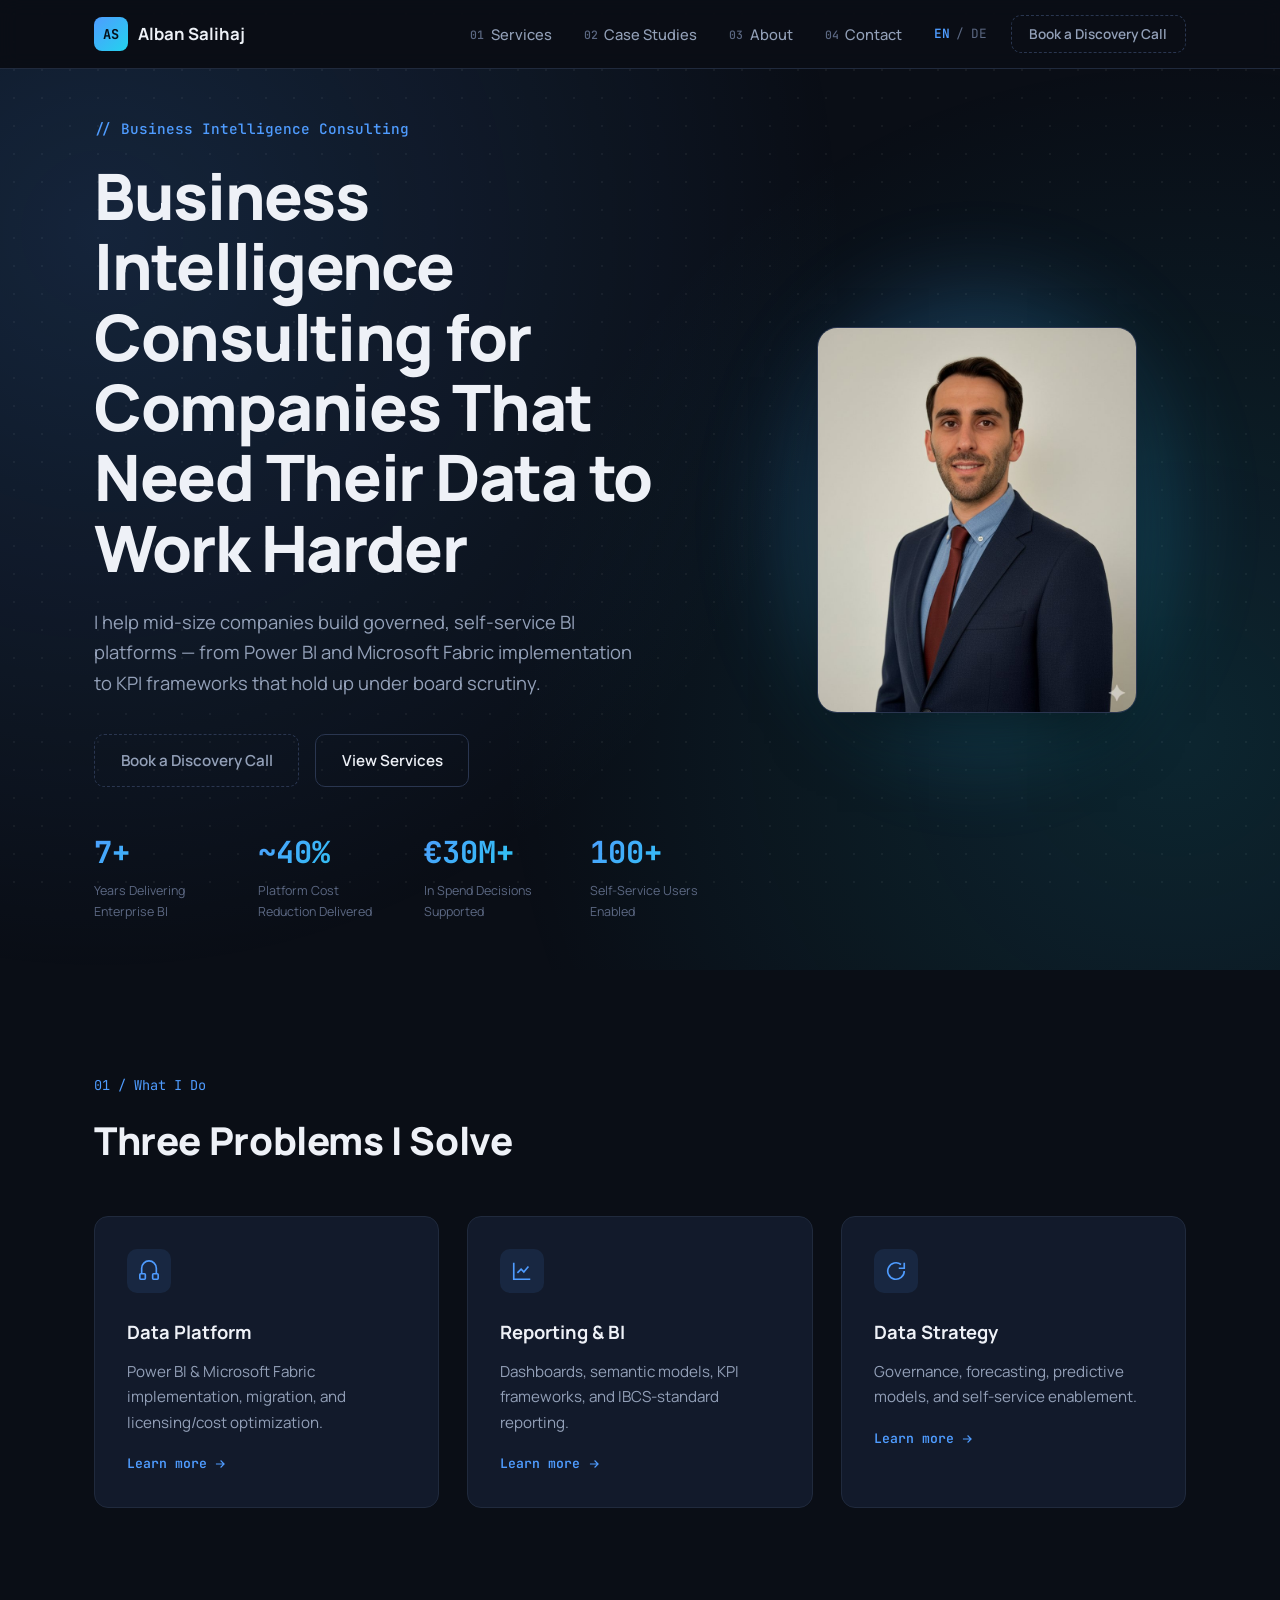
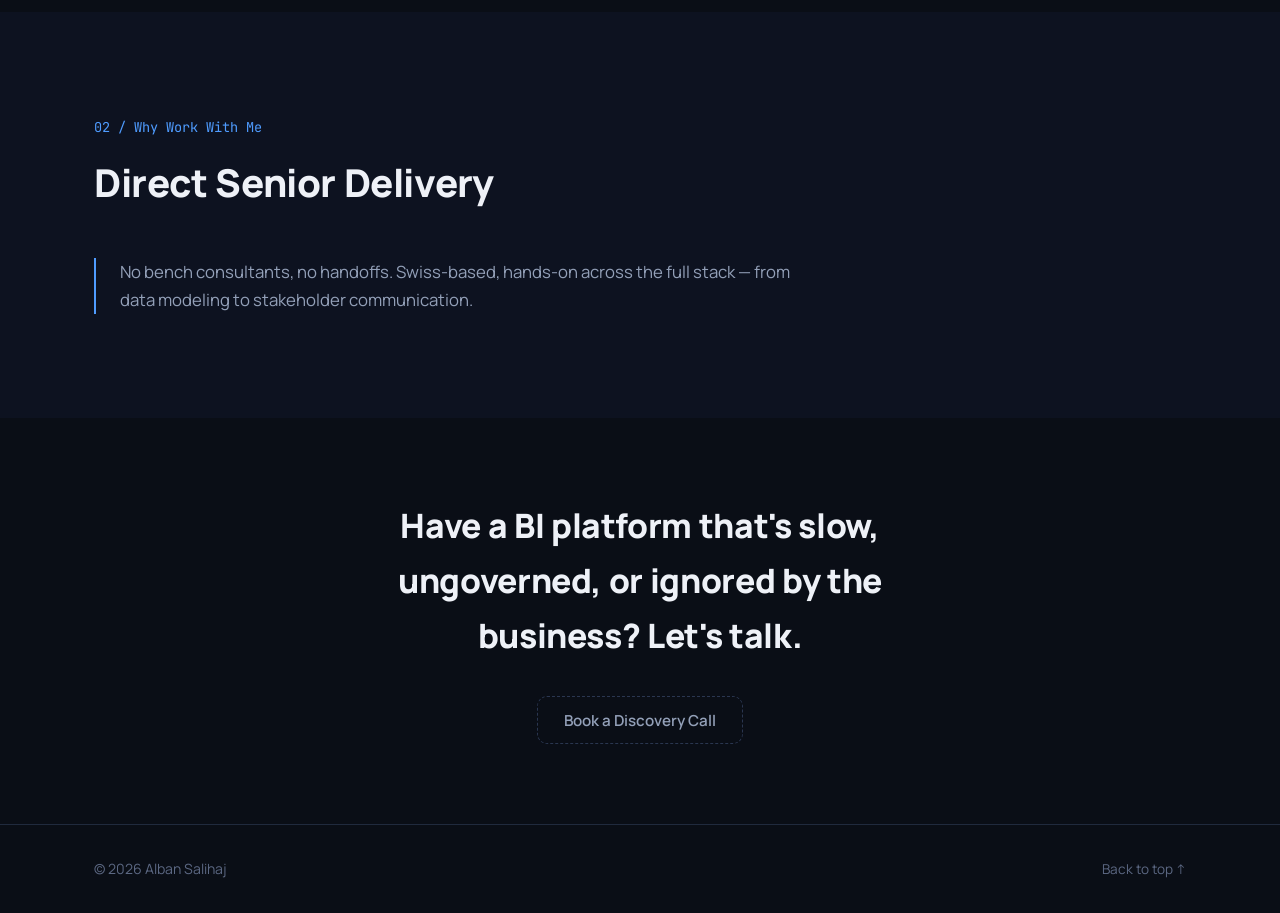
<file: index.html>
<!DOCTYPE html>
<html lang="en">
<head>
<meta charset="UTF-8">
<meta name="viewport" content="width=device-width, initial-scale=1.0">
<title>Alban Salihaj — Business Intelligence Consulting</title>
<meta name="description" content="Business Intelligence consulting for companies that need their data to work harder. Power BI, Microsoft Fabric, KPI governance, and forecasting — delivered by a senior consultant, not a bench.">
<link rel="preconnect" href="https://fonts.googleapis.com">
<link rel="preconnect" href="https://fonts.gstatic.com" crossorigin>
<link href="https://fonts.googleapis.com/css2?family=Manrope:wght@400;500;600;700;800&family=JetBrains+Mono:wght@400;500;600&display=swap" rel="stylesheet">
<link rel="stylesheet" href="css/style.css">
<link rel="alternate" hreflang="en" href="https://albansalihaj.ch/">
<link rel="alternate" hreflang="de" href="https://albansalihaj.ch/de/">
<link rel="alternate" hreflang="x-default" href="https://albansalihaj.ch/">
<link rel="icon" href="data:image/svg+xml,%3Csvg xmlns='http://www.w3.org/2000/svg' viewBox='0 0 100 100'%3E%3Crect width='100' height='100' rx='20' fill='%230a0e16'/%3E%3Ctext x='50' y='68' font-size='52' font-family='monospace' font-weight='700' fill='%234f9cff' text-anchor='middle'%3EAS%3C/text%3E%3C/svg%3E">
</head>
<body>

<div class="scroll-progress" aria-hidden="true"></div>

<header class="site-header">
  <nav class="nav container">
    <a href="index.html" class="logo">
      <span class="logo-mark">AS</span>
      <span class="logo-text">Alban Salihaj</span>
    </a>
    <div class="nav-right">
      <div class="nav-menu">
        <ul class="nav-links">
          <li><a href="services.html"><span class="nav-num">01</span>Services</a></li>
          <li><a href="case-studies.html"><span class="nav-num">02</span>Case Studies</a></li>
          <li><a href="about.html"><span class="nav-num">03</span>About</a></li>
          <li><a href="contact.html"><span class="nav-num">04</span>Contact</a></li>
        </ul>
        <div class="lang-switch">
          <span class="lang-active">EN</span>
          <span class="lang-sep">/</span>
          <a href="/de/">DE</a>
        </div>
      </div>
      <button type="button" class="btn btn-pending btn-sm" data-cta="discovery-call-pending" title="Scheduling link coming soon">Book a Discovery Call</button>
      <button class="nav-toggle" aria-label="Toggle navigation" aria-expanded="false">
        <span></span><span></span><span></span>
      </button>
    </div>
  </nav>
</header>

<main>

  <section class="hero">
    <div class="hero-bg" aria-hidden="true"></div>
    <div class="container hero-grid">
      <div class="hero-content">
        <p class="eyebrow">// Business Intelligence Consulting</p>
        <h1>Business Intelligence Consulting for Companies That Need Their Data to Work Harder</h1>
        <p class="tagline">
          I help mid-size companies build governed, self-service BI platforms — from Power BI and
          Microsoft Fabric implementation to KPI frameworks that hold up under board scrutiny.
        </p>
        <div class="hero-actions">
          <button type="button" class="btn btn-pending" data-cta="discovery-call-pending" title="Scheduling link coming soon">Book a Discovery Call</button>
          <a href="services.html" class="btn btn-secondary">View Services</a>
        </div>

        <dl class="stat-row">
          <div class="stat">
            <dt class="stat-number"><span class="stat-count" data-target="7" data-suffix="+">0</span></dt>
            <dd class="stat-label">Years Delivering Enterprise BI</dd>
          </div>
          <div class="stat">
            <dt class="stat-number"><span class="stat-prefix">~</span><span class="stat-count" data-target="40" data-suffix="%">0</span></dt>
            <dd class="stat-label">Platform Cost Reduction Delivered</dd>
          </div>
          <div class="stat">
            <dt class="stat-number"><span class="stat-prefix">€</span><span class="stat-count" data-target="30" data-suffix="M+">0</span></dt>
            <dd class="stat-label">In Spend Decisions Supported</dd>
          </div>
          <div class="stat">
            <dt class="stat-number"><span class="stat-count" data-target="100" data-suffix="+">0</span></dt>
            <dd class="stat-label">Self-Service Users Enabled</dd>
          </div>
        </dl>
      </div>

      <div class="hero-photo-wrap">
        <div class="hero-photo-glow" aria-hidden="true"></div>
        <div class="hero-photo-frame">
          <img src="assets/profile.jpg" alt="Portrait of Alban Salihaj" width="800" height="966">
        </div>
      </div>
    </div>
  </section>

  <section class="section">
    <div class="container">
      <p class="section-num">01 / What I Do</p>
      <h2 class="section-title">Three Problems I Solve</h2>

      <div class="projects-grid">

        <a class="card" href="services.html#data-platform">
          <div class="card-icon">
            <svg viewBox="0 0 24 24" width="22" height="22" fill="none" stroke="currentColor" stroke-width="1.8"><path d="M4 15V9a8 8 0 0 1 16 0v6"/><rect x="2" y="15" width="6" height="6" rx="1"/><rect x="16" y="15" width="6" height="6" rx="1"/></svg>
          </div>
          <h3>Data Platform</h3>
          <p>Power BI &amp; Microsoft Fabric implementation, migration, and licensing/cost optimization.</p>
          <span class="card-cta">Learn more <svg viewBox="0 0 24 24" width="14" height="14" fill="none" stroke="currentColor" stroke-width="2"><path d="M5 12h14M13 6l6 6-6 6"/></svg></span>
        </a>

        <a class="card" href="services.html#reporting-bi">
          <div class="card-icon">
            <svg viewBox="0 0 24 24" width="22" height="22" fill="none" stroke="currentColor" stroke-width="1.8"><path d="M3 3v18h18"/><path d="M7 14l4-4 3 3 5-6"/></svg>
          </div>
          <h3>Reporting &amp; BI</h3>
          <p>Dashboards, semantic models, KPI frameworks, and IBCS-standard reporting.</p>
          <span class="card-cta">Learn more <svg viewBox="0 0 24 24" width="14" height="14" fill="none" stroke="currentColor" stroke-width="2"><path d="M5 12h14M13 6l6 6-6 6"/></svg></span>
        </a>

        <a class="card" href="services.html#data-strategy">
          <div class="card-icon">
            <svg viewBox="0 0 24 24" width="22" height="22" fill="none" stroke="currentColor" stroke-width="1.8"><path d="M21 12a9 9 0 1 1-3.5-7.1"/><path d="M21 3v6h-6"/></svg>
          </div>
          <h3>Data Strategy</h3>
          <p>Governance, forecasting, predictive models, and self-service enablement.</p>
          <span class="card-cta">Learn more <svg viewBox="0 0 24 24" width="14" height="14" fill="none" stroke="currentColor" stroke-width="2"><path d="M5 12h14M13 6l6 6-6 6"/></svg></span>
        </a>

      </div>
    </div>
  </section>

  <section class="section section-alt">
    <div class="container">
      <p class="section-num">02 / Why Work With Me</p>
      <h2 class="section-title">Direct Senior Delivery</h2>
      <p class="trust-note">
        No bench consultants, no handoffs. Swiss-based, hands-on across the full stack —
        from data modeling to stakeholder communication.
      </p>
    </div>
  </section>

  <section class="cta-band">
    <div class="container">
      <h2>Have a BI platform that's slow, ungoverned, or ignored by the business? Let's talk.</h2>
      <button type="button" class="btn btn-pending" data-cta="discovery-call-pending" title="Scheduling link coming soon">Book a Discovery Call</button>
    </div>
  </section>

</main>

<footer class="site-footer">
  <div class="container footer-inner">
    <p>&copy; <span id="year"></span> Alban Salihaj</p>
    <a href="#" class="back-to-top">Back to top ↑</a>
  </div>
</footer>

<script src="js/main.js"></script>
</body>
</html>
</file>
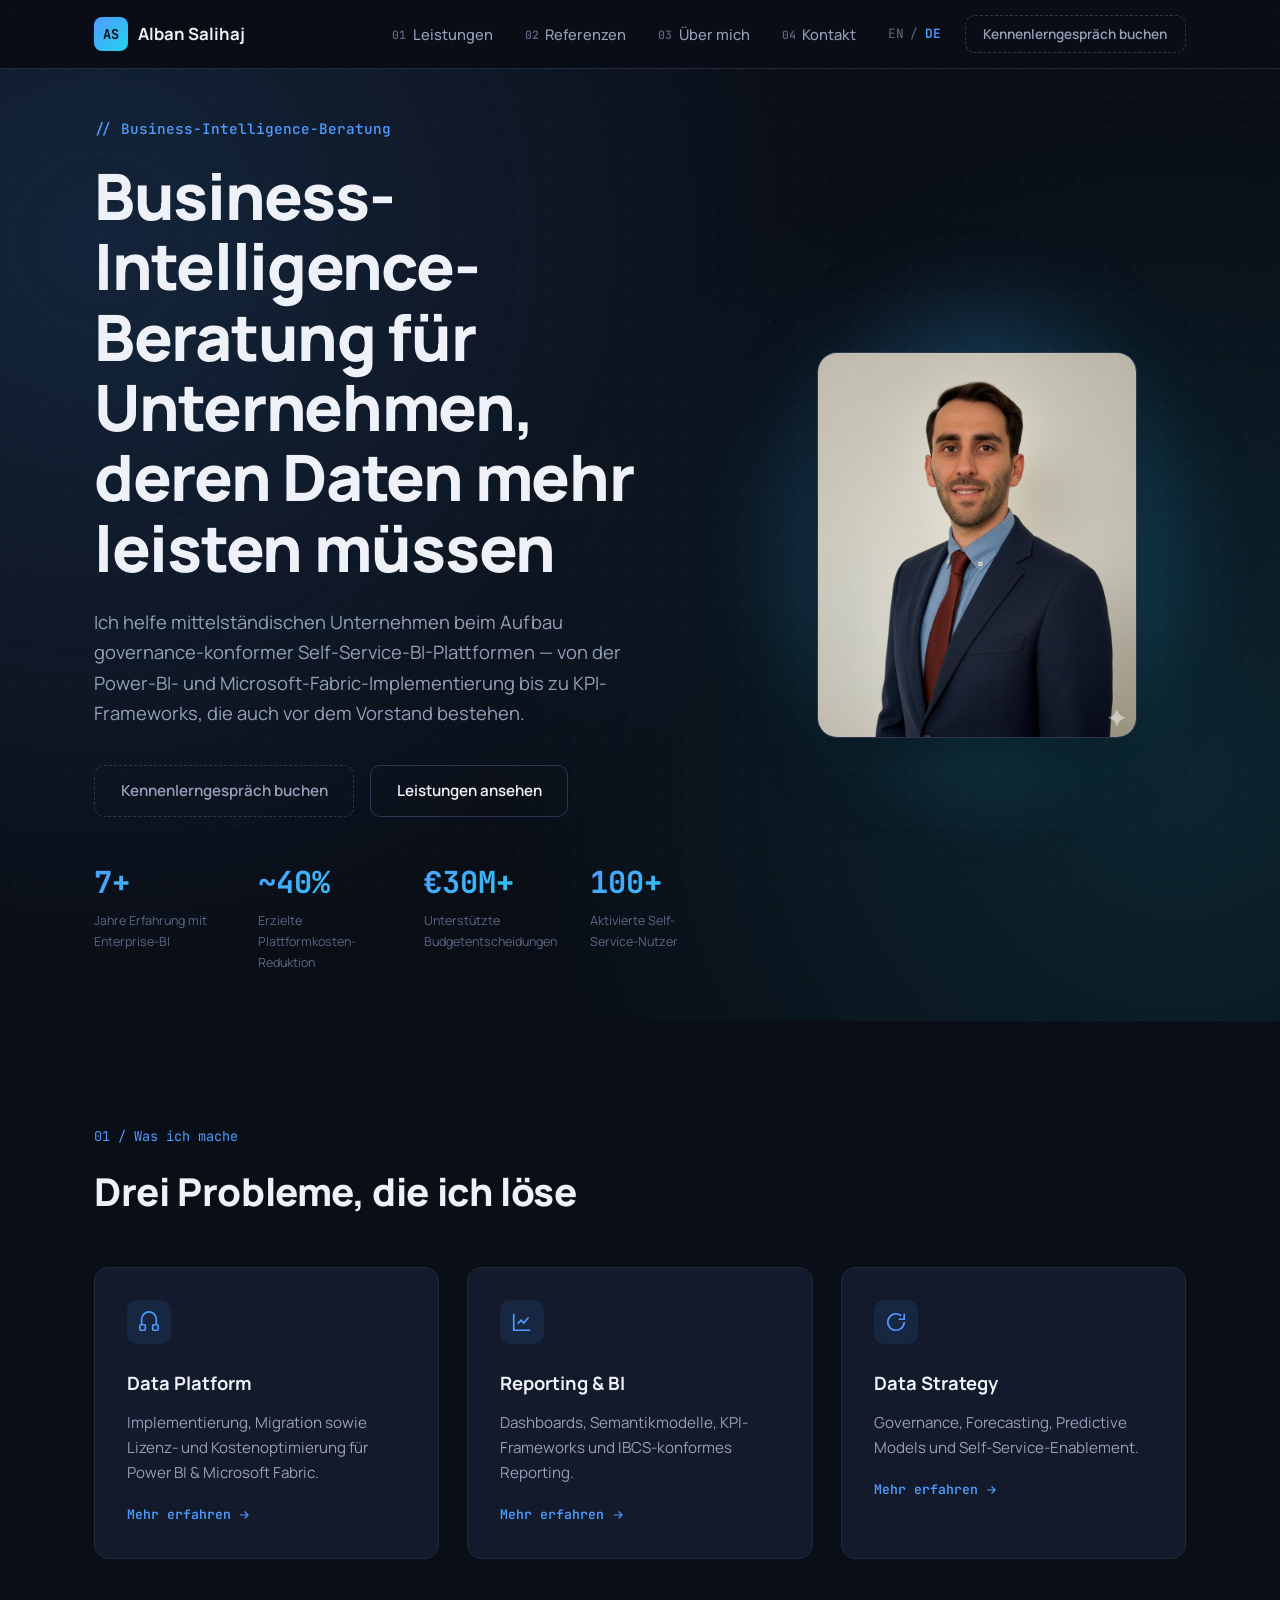
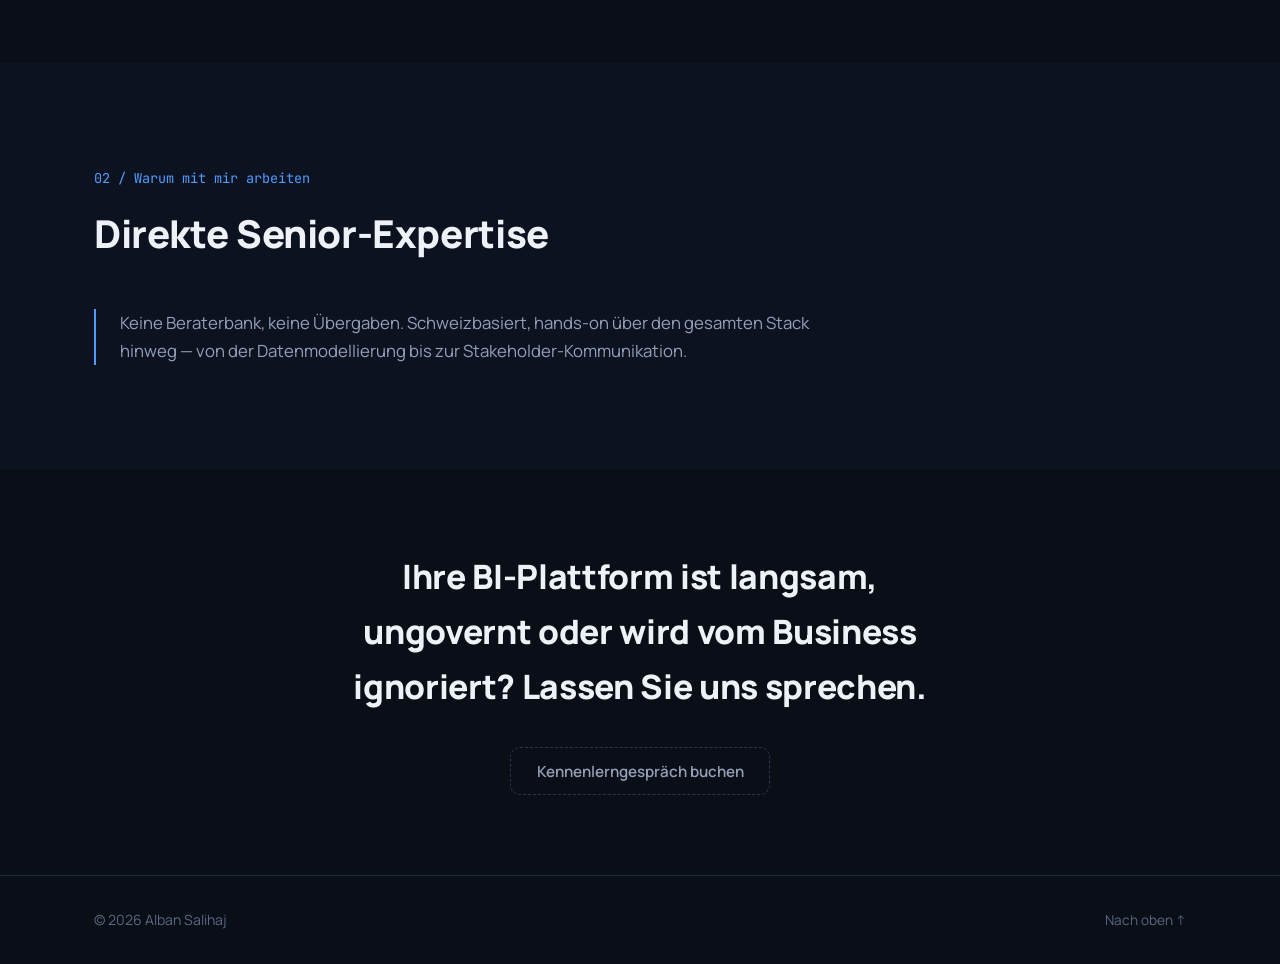
<file: de/index.html>
<!DOCTYPE html>
<html lang="de">
<head>
<meta charset="UTF-8">
<meta name="viewport" content="width=device-width, initial-scale=1.0">
<title>Alban Salihaj — Business-Intelligence-Beratung</title>
<meta name="description" content="Business-Intelligence-Beratung für Unternehmen, deren Daten mehr leisten müssen. Power BI, Microsoft Fabric, KPI-Governance und Forecasting — geliefert von einem Senior-Berater, nicht von einer Beraterbank.">
<link rel="preconnect" href="https://fonts.googleapis.com">
<link rel="preconnect" href="https://fonts.gstatic.com" crossorigin>
<link href="https://fonts.googleapis.com/css2?family=Manrope:wght@400;500;600;700;800&family=JetBrains+Mono:wght@400;500;600&display=swap" rel="stylesheet">
<link rel="stylesheet" href="../css/style.css">
<link rel="alternate" hreflang="en" href="https://albansalihaj.ch/">
<link rel="alternate" hreflang="de" href="https://albansalihaj.ch/de/">
<link rel="alternate" hreflang="x-default" href="https://albansalihaj.ch/">
<link rel="icon" href="data:image/svg+xml,%3Csvg xmlns='http://www.w3.org/2000/svg' viewBox='0 0 100 100'%3E%3Crect width='100' height='100' rx='20' fill='%230a0e16'/%3E%3Ctext x='50' y='68' font-size='52' font-family='monospace' font-weight='700' fill='%234f9cff' text-anchor='middle'%3EAS%3C/text%3E%3C/svg%3E">
</head>
<body>

<div class="scroll-progress" aria-hidden="true"></div>

<header class="site-header">
  <nav class="nav container">
    <a href="index.html" class="logo">
      <span class="logo-mark">AS</span>
      <span class="logo-text">Alban Salihaj</span>
    </a>
    <div class="nav-right">
      <div class="nav-menu">
        <ul class="nav-links">
          <li><a href="services.html"><span class="nav-num">01</span>Leistungen</a></li>
          <li><a href="case-studies.html"><span class="nav-num">02</span>Referenzen</a></li>
          <li><a href="about.html"><span class="nav-num">03</span>Über mich</a></li>
          <li><a href="contact.html"><span class="nav-num">04</span>Kontakt</a></li>
        </ul>
        <div class="lang-switch">
          <a href="/">EN</a>
          <span class="lang-sep">/</span>
          <span class="lang-active">DE</span>
        </div>
      </div>
      <button type="button" class="btn btn-pending btn-sm" data-cta="discovery-call-pending" title="Terminbuchungslink folgt in Kürze">Kennenlerngespräch buchen</button>
      <button class="nav-toggle" aria-label="Navigation umschalten" aria-expanded="false">
        <span></span><span></span><span></span>
      </button>
    </div>
  </nav>
</header>

<main>

  <section class="hero">
    <div class="hero-bg" aria-hidden="true"></div>
    <div class="container hero-grid">
      <div class="hero-content">
        <p class="eyebrow">// Business-Intelligence-Beratung</p>
        <h1>Business-Intelligence-Beratung für Unternehmen, deren Daten mehr leisten müssen</h1>
        <p class="tagline">
          Ich helfe mittelständischen Unternehmen beim Aufbau governance-konformer Self-Service-BI-Plattformen —
          von der Power-BI- und Microsoft-Fabric-Implementierung bis zu KPI-Frameworks, die auch vor dem Vorstand bestehen.
        </p>
        <div class="hero-actions">
          <button type="button" class="btn btn-pending" data-cta="discovery-call-pending" title="Terminbuchungslink folgt in Kürze">Kennenlerngespräch buchen</button>
          <a href="services.html" class="btn btn-secondary">Leistungen ansehen</a>
        </div>

        <dl class="stat-row">
          <div class="stat">
            <dt class="stat-number"><span class="stat-count" data-target="7" data-suffix="+">0</span></dt>
            <dd class="stat-label">Jahre Erfahrung mit Enterprise-BI</dd>
          </div>
          <div class="stat">
            <dt class="stat-number"><span class="stat-prefix">~</span><span class="stat-count" data-target="40" data-suffix="%">0</span></dt>
            <dd class="stat-label">Erzielte Plattformkosten-Reduktion</dd>
          </div>
          <div class="stat">
            <dt class="stat-number"><span class="stat-prefix">€</span><span class="stat-count" data-target="30" data-suffix="M+">0</span></dt>
            <dd class="stat-label">Unterstützte Budgetentscheidungen</dd>
          </div>
          <div class="stat">
            <dt class="stat-number"><span class="stat-count" data-target="100" data-suffix="+">0</span></dt>
            <dd class="stat-label">Aktivierte Self-Service-Nutzer</dd>
          </div>
        </dl>
      </div>

      <div class="hero-photo-wrap">
        <div class="hero-photo-glow" aria-hidden="true"></div>
        <div class="hero-photo-frame">
          <img src="../assets/profile.jpg" alt="Portrait von Alban Salihaj" width="800" height="966">
        </div>
      </div>
    </div>
  </section>

  <section class="section">
    <div class="container">
      <p class="section-num">01 / Was ich mache</p>
      <h2 class="section-title">Drei Probleme, die ich löse</h2>

      <div class="projects-grid">

        <a class="card" href="services.html#data-platform">
          <div class="card-icon">
            <svg viewBox="0 0 24 24" width="22" height="22" fill="none" stroke="currentColor" stroke-width="1.8"><path d="M4 15V9a8 8 0 0 1 16 0v6"/><rect x="2" y="15" width="6" height="6" rx="1"/><rect x="16" y="15" width="6" height="6" rx="1"/></svg>
          </div>
          <h3>Data Platform</h3>
          <p>Implementierung, Migration sowie Lizenz- und Kostenoptimierung für Power BI &amp; Microsoft Fabric.</p>
          <span class="card-cta">Mehr erfahren <svg viewBox="0 0 24 24" width="14" height="14" fill="none" stroke="currentColor" stroke-width="2"><path d="M5 12h14M13 6l6 6-6 6"/></svg></span>
        </a>

        <a class="card" href="services.html#reporting-bi">
          <div class="card-icon">
            <svg viewBox="0 0 24 24" width="22" height="22" fill="none" stroke="currentColor" stroke-width="1.8"><path d="M3 3v18h18"/><path d="M7 14l4-4 3 3 5-6"/></svg>
          </div>
          <h3>Reporting &amp; BI</h3>
          <p>Dashboards, Semantikmodelle, KPI-Frameworks und IBCS-konformes Reporting.</p>
          <span class="card-cta">Mehr erfahren <svg viewBox="0 0 24 24" width="14" height="14" fill="none" stroke="currentColor" stroke-width="2"><path d="M5 12h14M13 6l6 6-6 6"/></svg></span>
        </a>

        <a class="card" href="services.html#data-strategy">
          <div class="card-icon">
            <svg viewBox="0 0 24 24" width="22" height="22" fill="none" stroke="currentColor" stroke-width="1.8"><path d="M21 12a9 9 0 1 1-3.5-7.1"/><path d="M21 3v6h-6"/></svg>
          </div>
          <h3>Data Strategy</h3>
          <p>Governance, Forecasting, Predictive Models und Self-Service-Enablement.</p>
          <span class="card-cta">Mehr erfahren <svg viewBox="0 0 24 24" width="14" height="14" fill="none" stroke="currentColor" stroke-width="2"><path d="M5 12h14M13 6l6 6-6 6"/></svg></span>
        </a>

      </div>
    </div>
  </section>

  <section class="section section-alt">
    <div class="container">
      <p class="section-num">02 / Warum mit mir arbeiten</p>
      <h2 class="section-title">Direkte Senior-Expertise</h2>
      <p class="trust-note">
        Keine Beraterbank, keine Übergaben. Schweizbasiert, hands-on über den gesamten Stack hinweg —
        von der Datenmodellierung bis zur Stakeholder-Kommunikation.
      </p>
    </div>
  </section>

  <section class="cta-band">
    <div class="container">
      <h2>Ihre BI-Plattform ist langsam, ungovernt oder wird vom Business ignoriert? Lassen Sie uns sprechen.</h2>
      <button type="button" class="btn btn-pending" data-cta="discovery-call-pending" title="Terminbuchungslink folgt in Kürze">Kennenlerngespräch buchen</button>
    </div>
  </section>

</main>

<footer class="site-footer">
  <div class="container footer-inner">
    <p>&copy; <span id="year"></span> Alban Salihaj</p>
    <a href="#" class="back-to-top">Nach oben ↑</a>
  </div>
</footer>

<script src="../js/main.js"></script>
</body>
</html>
</file>
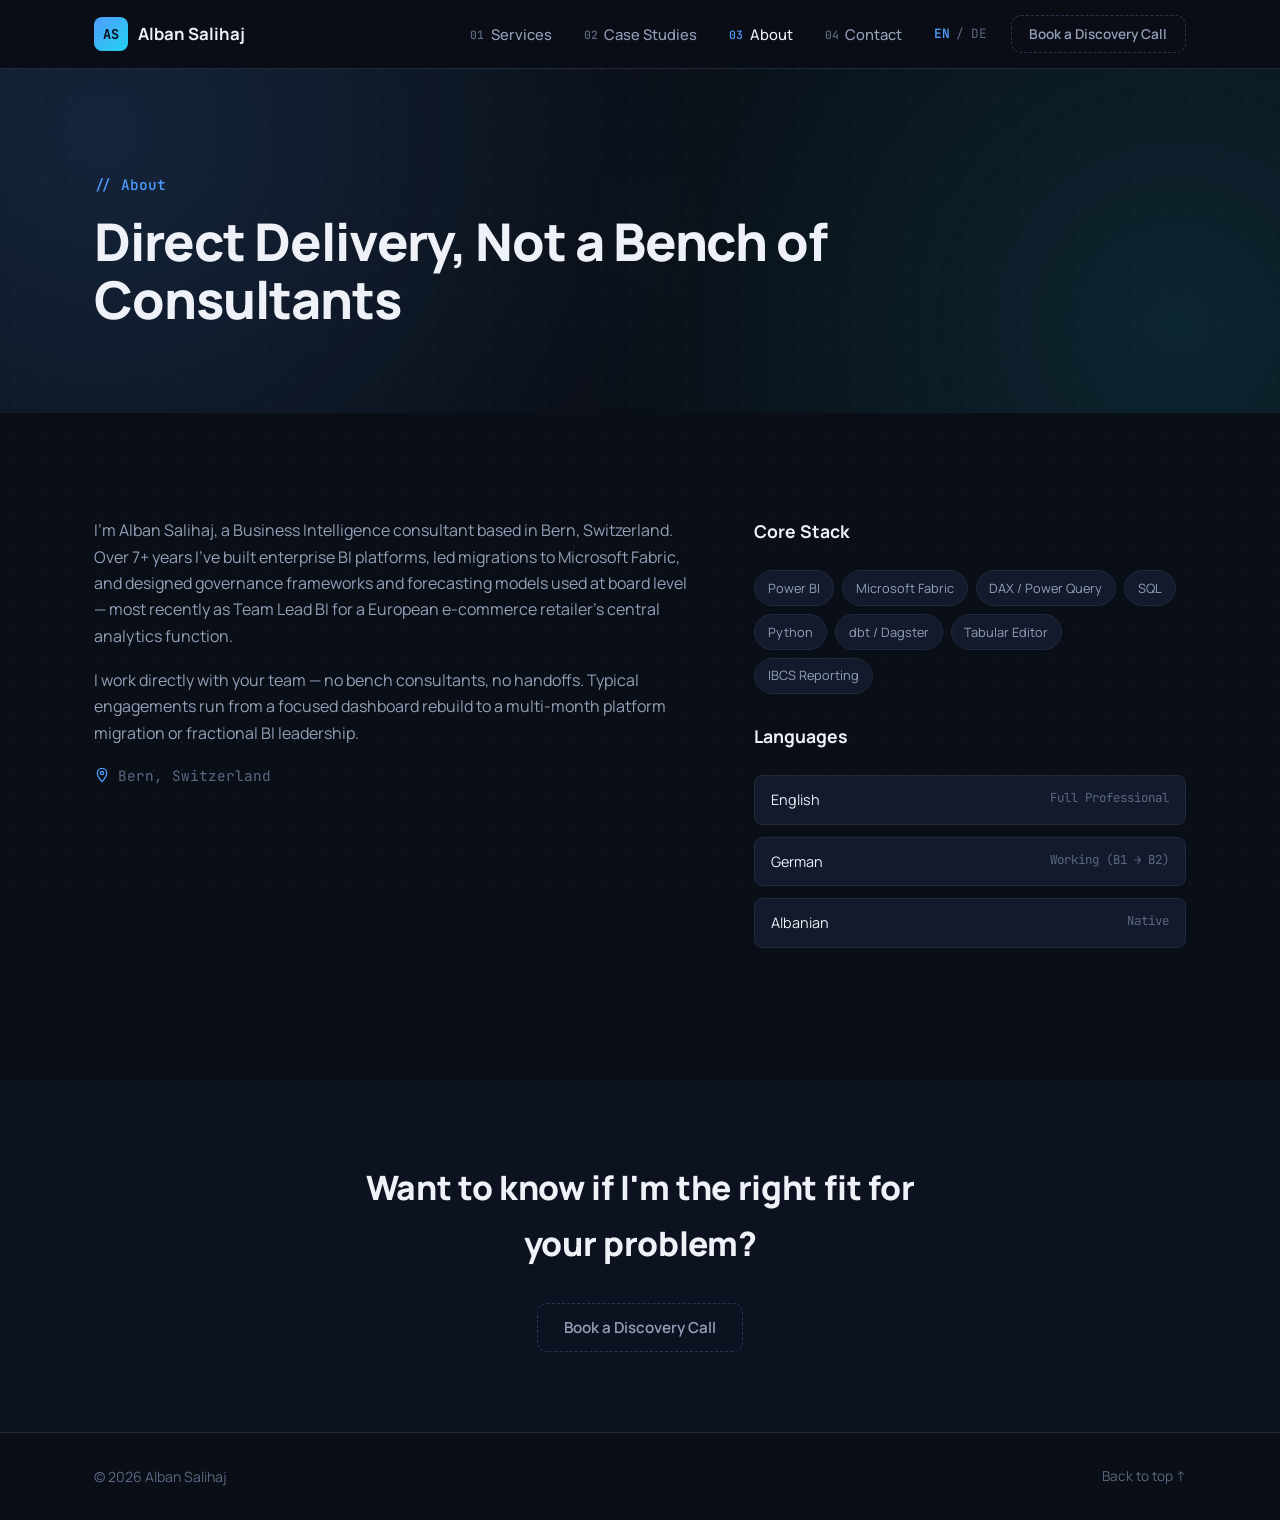
<file: about.html>
<!DOCTYPE html>
<html lang="en">
<head>
<meta charset="UTF-8">
<meta name="viewport" content="width=device-width, initial-scale=1.0">
<title>About — Alban Salihaj | BI Consulting</title>
<meta name="description" content="Alban Salihaj is a Business Intelligence consultant based in Bern, Switzerland, specializing in Microsoft Fabric migrations, governance frameworks, and board-level forecasting.">
<link rel="preconnect" href="https://fonts.googleapis.com">
<link rel="preconnect" href="https://fonts.gstatic.com" crossorigin>
<link href="https://fonts.googleapis.com/css2?family=Manrope:wght@400;500;600;700;800&family=JetBrains+Mono:wght@400;500;600&display=swap" rel="stylesheet">
<link rel="stylesheet" href="css/style.css">
<link rel="alternate" hreflang="en" href="https://albansalihaj.ch/about.html">
<link rel="alternate" hreflang="de" href="https://albansalihaj.ch/de/about.html">
<link rel="alternate" hreflang="x-default" href="https://albansalihaj.ch/about.html">
<link rel="icon" href="data:image/svg+xml,%3Csvg xmlns='http://www.w3.org/2000/svg' viewBox='0 0 100 100'%3E%3Crect width='100' height='100' rx='20' fill='%230a0e16'/%3E%3Ctext x='50' y='68' font-size='52' font-family='monospace' font-weight='700' fill='%234f9cff' text-anchor='middle'%3EAS%3C/text%3E%3C/svg%3E">
</head>
<body>

<div class="scroll-progress" aria-hidden="true"></div>

<header class="site-header">
  <nav class="nav container">
    <a href="index.html" class="logo">
      <span class="logo-mark">AS</span>
      <span class="logo-text">Alban Salihaj</span>
    </a>
    <div class="nav-right">
      <div class="nav-menu">
        <ul class="nav-links">
          <li><a href="services.html"><span class="nav-num">01</span>Services</a></li>
          <li><a href="case-studies.html"><span class="nav-num">02</span>Case Studies</a></li>
          <li><a href="about.html" class="active"><span class="nav-num">03</span>About</a></li>
          <li><a href="contact.html"><span class="nav-num">04</span>Contact</a></li>
        </ul>
        <div class="lang-switch">
          <span class="lang-active">EN</span>
          <span class="lang-sep">/</span>
          <a href="/de/about.html">DE</a>
        </div>
      </div>
      <button type="button" class="btn btn-pending btn-sm" data-cta="discovery-call-pending" title="Scheduling link coming soon">Book a Discovery Call</button>
      <button class="nav-toggle" aria-label="Toggle navigation" aria-expanded="false">
        <span></span><span></span><span></span>
      </button>
    </div>
  </nav>
</header>

<main>

  <section class="page-hero">
    <div class="hero-bg" aria-hidden="true"></div>
    <div class="container">
      <p class="eyebrow">// About</p>
      <h1>Direct Delivery, Not a Bench of Consultants</h1>
    </div>
  </section>

  <section class="section">
    <div class="container">
      <div class="about-grid">
        <div class="about-text">
          <p>
            I'm Alban Salihaj, a Business Intelligence consultant based in Bern, Switzerland. Over 7+ years
            I've built enterprise BI platforms, led migrations to Microsoft Fabric, and designed governance
            frameworks and forecasting models used at board level — most recently as Team Lead BI for a
            European e-commerce retailer's central analytics function.
          </p>
          <p>
            I work directly with your team — no bench consultants, no handoffs. Typical engagements run
            from a focused dashboard rebuild to a multi-month platform migration or fractional BI leadership.
          </p>
          <p class="location-line">
            <svg viewBox="0 0 24 24" width="16" height="16" fill="none" stroke="currentColor" stroke-width="2"><path d="M12 22s7-7.58 7-13A7 7 0 0 0 5 9c0 5.42 7 13 7 13z"/><circle cx="12" cy="9" r="2.5"/></svg>
            Bern, Switzerland
          </p>
        </div>

        <div class="about-skills">
          <div class="skill-group">
            <h3>Core Stack</h3>
            <div class="pill-row">
              <span class="pill">Power BI</span>
              <span class="pill">Microsoft Fabric</span>
              <span class="pill">DAX / Power Query</span>
              <span class="pill">SQL</span>
              <span class="pill">Python</span>
              <span class="pill">dbt / Dagster</span>
              <span class="pill">Tabular Editor</span>
              <span class="pill">IBCS Reporting</span>
            </div>
          </div>

          <div class="skill-group">
            <h3>Languages</h3>
            <div class="lang-list">
              <div class="lang-item"><span>English</span><span class="lang-level">Full Professional</span></div>
              <div class="lang-item"><span>German</span><span class="lang-level">Working (B1 → B2)</span></div>
              <div class="lang-item"><span>Albanian</span><span class="lang-level">Native</span></div>
            </div>
          </div>
        </div>
      </div>
    </div>
  </section>

  <section class="cta-band section-alt">
    <div class="container">
      <h2>Want to know if I'm the right fit for your problem?</h2>
      <button type="button" class="btn btn-pending" data-cta="discovery-call-pending" title="Scheduling link coming soon">Book a Discovery Call</button>
    </div>
  </section>

</main>

<footer class="site-footer">
  <div class="container footer-inner">
    <p>&copy; <span id="year"></span> Alban Salihaj</p>
    <a href="#" class="back-to-top">Back to top ↑</a>
  </div>
</footer>

<script src="js/main.js"></script>
</body>
</html>
</file>
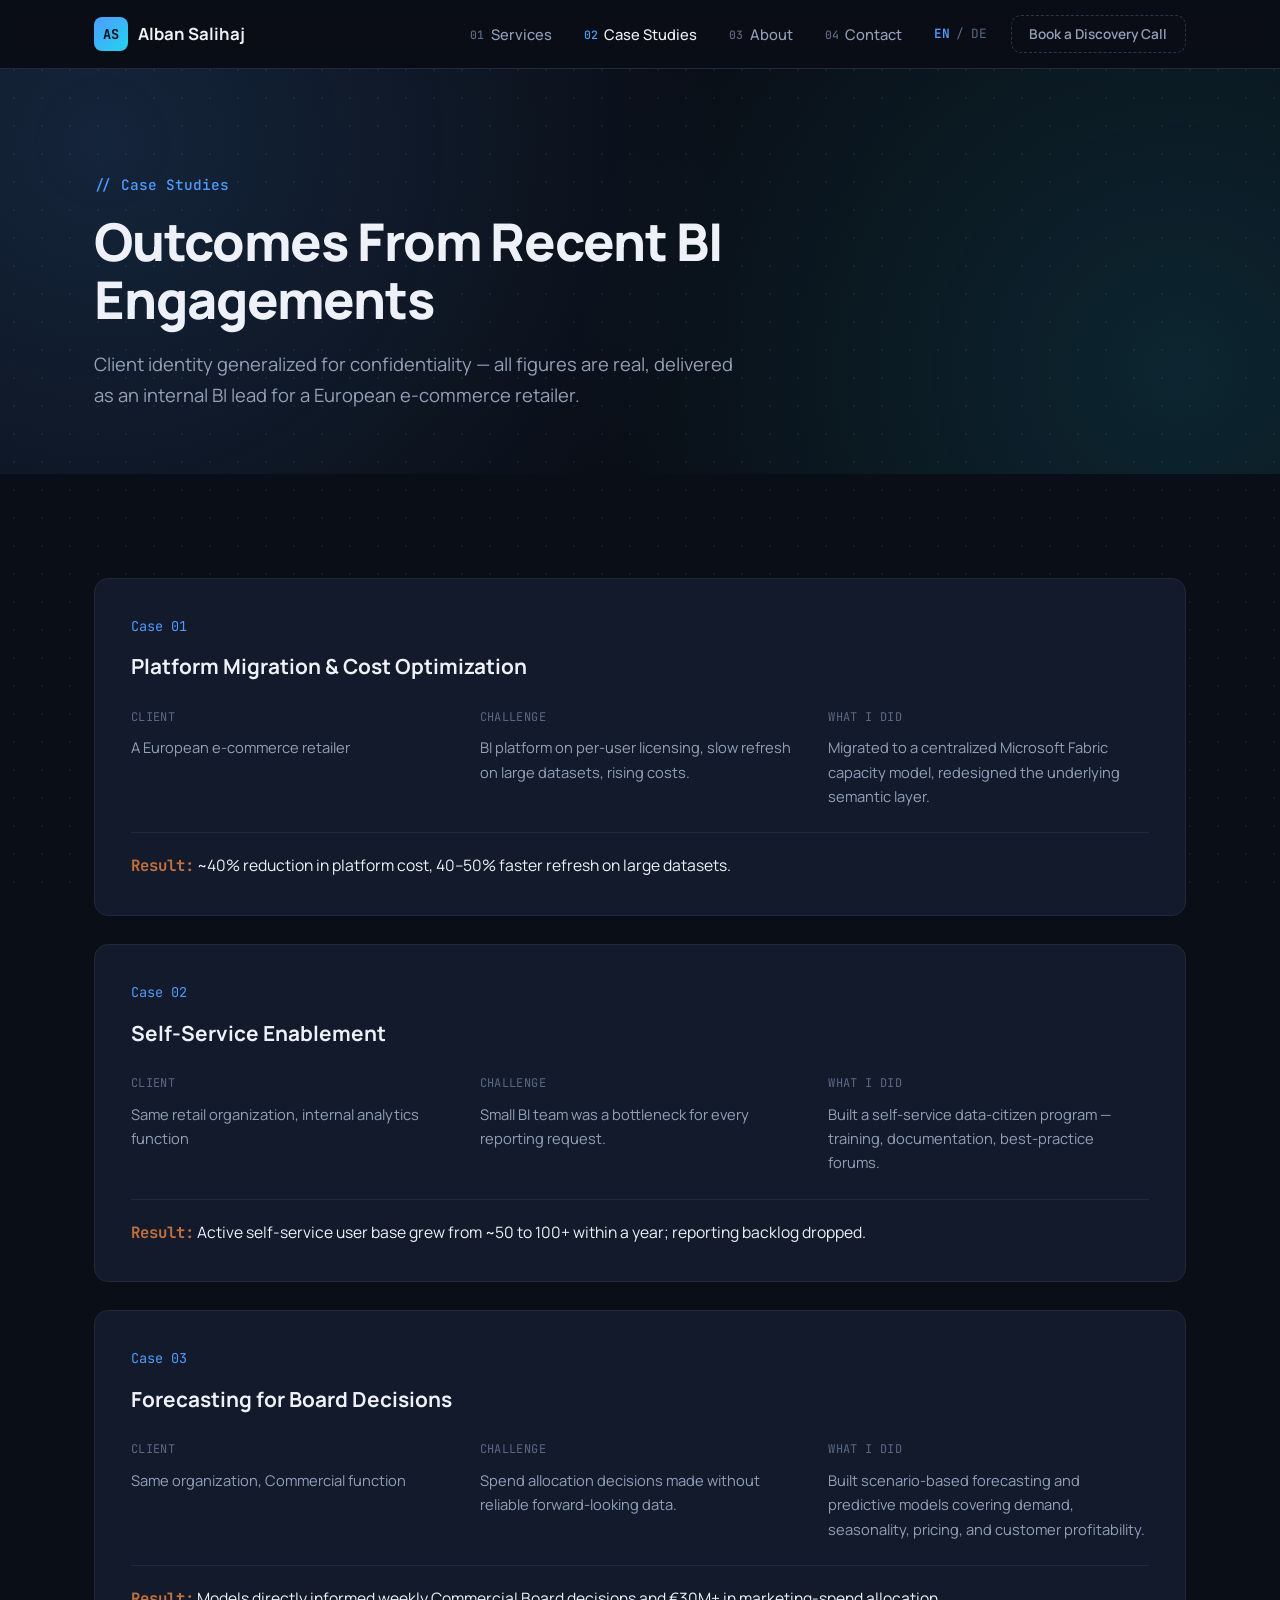
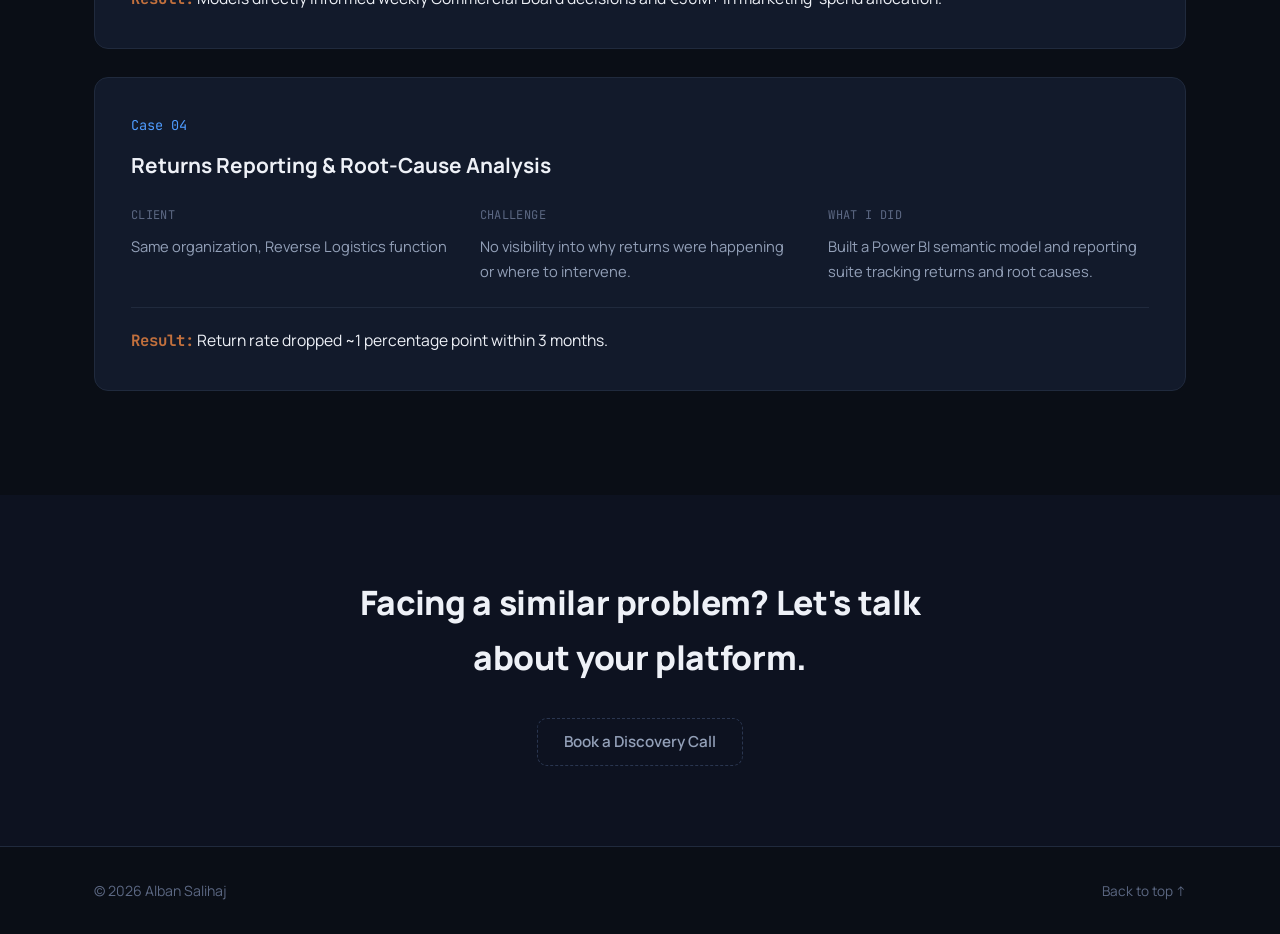
<file: case-studies.html>
<!DOCTYPE html>
<html lang="en">
<head>
<meta charset="UTF-8">
<meta name="viewport" content="width=device-width, initial-scale=1.0">
<title>Case Studies — Alban Salihaj | BI Consulting</title>
<meta name="description" content="Real BI engagement outcomes: platform migration and cost optimization, self-service enablement, forecasting for board decisions, and returns reporting.">
<link rel="preconnect" href="https://fonts.googleapis.com">
<link rel="preconnect" href="https://fonts.gstatic.com" crossorigin>
<link href="https://fonts.googleapis.com/css2?family=Manrope:wght@400;500;600;700;800&family=JetBrains+Mono:wght@400;500;600&display=swap" rel="stylesheet">
<link rel="stylesheet" href="css/style.css">
<link rel="alternate" hreflang="en" href="https://albansalihaj.ch/case-studies.html">
<link rel="alternate" hreflang="de" href="https://albansalihaj.ch/de/case-studies.html">
<link rel="alternate" hreflang="x-default" href="https://albansalihaj.ch/case-studies.html">
<link rel="icon" href="data:image/svg+xml,%3Csvg xmlns='http://www.w3.org/2000/svg' viewBox='0 0 100 100'%3E%3Crect width='100' height='100' rx='20' fill='%230a0e16'/%3E%3Ctext x='50' y='68' font-size='52' font-family='monospace' font-weight='700' fill='%234f9cff' text-anchor='middle'%3EAS%3C/text%3E%3C/svg%3E">
</head>
<body>

<div class="scroll-progress" aria-hidden="true"></div>

<header class="site-header">
  <nav class="nav container">
    <a href="index.html" class="logo">
      <span class="logo-mark">AS</span>
      <span class="logo-text">Alban Salihaj</span>
    </a>
    <div class="nav-right">
      <div class="nav-menu">
        <ul class="nav-links">
          <li><a href="services.html"><span class="nav-num">01</span>Services</a></li>
          <li><a href="case-studies.html" class="active"><span class="nav-num">02</span>Case Studies</a></li>
          <li><a href="about.html"><span class="nav-num">03</span>About</a></li>
          <li><a href="contact.html"><span class="nav-num">04</span>Contact</a></li>
        </ul>
        <div class="lang-switch">
          <span class="lang-active">EN</span>
          <span class="lang-sep">/</span>
          <a href="/de/case-studies.html">DE</a>
        </div>
      </div>
      <button type="button" class="btn btn-pending btn-sm" data-cta="discovery-call-pending" title="Scheduling link coming soon">Book a Discovery Call</button>
      <button class="nav-toggle" aria-label="Toggle navigation" aria-expanded="false">
        <span></span><span></span><span></span>
      </button>
    </div>
  </nav>
</header>

<main>

  <section class="page-hero">
    <div class="hero-bg" aria-hidden="true"></div>
    <div class="container">
      <p class="eyebrow">// Case Studies</p>
      <h1>Outcomes From Recent BI Engagements</h1>
      <p class="tagline">Client identity generalized for confidentiality — all figures are real, delivered as an internal BI lead for a European e-commerce retailer.</p>
    </div>
  </section>

  <section class="section">
    <div class="container">
      <div class="case-study-list">

        <article class="case-study">
          <p class="section-num">Case 01</p>
          <h3>Platform Migration &amp; Cost Optimization</h3>
          <div class="case-meta">
            <div>
              <span class="case-label">Client</span>
              <p>A European e-commerce retailer</p>
            </div>
            <div>
              <span class="case-label">Challenge</span>
              <p>BI platform on per-user licensing, slow refresh on large datasets, rising costs.</p>
            </div>
            <div>
              <span class="case-label">What I Did</span>
              <p>Migrated to a centralized Microsoft Fabric capacity model, redesigned the underlying semantic layer.</p>
            </div>
          </div>
          <p class="case-result"><strong>Result:</strong> ~40% reduction in platform cost, 40–50% faster refresh on large datasets.</p>
        </article>

        <article class="case-study">
          <p class="section-num">Case 02</p>
          <h3>Self-Service Enablement</h3>
          <div class="case-meta">
            <div>
              <span class="case-label">Client</span>
              <p>Same retail organization, internal analytics function</p>
            </div>
            <div>
              <span class="case-label">Challenge</span>
              <p>Small BI team was a bottleneck for every reporting request.</p>
            </div>
            <div>
              <span class="case-label">What I Did</span>
              <p>Built a self-service data-citizen program — training, documentation, best-practice forums.</p>
            </div>
          </div>
          <p class="case-result"><strong>Result:</strong> Active self-service user base grew from ~50 to 100+ within a year; reporting backlog dropped.</p>
        </article>

        <article class="case-study">
          <p class="section-num">Case 03</p>
          <h3>Forecasting for Board Decisions</h3>
          <div class="case-meta">
            <div>
              <span class="case-label">Client</span>
              <p>Same organization, Commercial function</p>
            </div>
            <div>
              <span class="case-label">Challenge</span>
              <p>Spend allocation decisions made without reliable forward-looking data.</p>
            </div>
            <div>
              <span class="case-label">What I Did</span>
              <p>Built scenario-based forecasting and predictive models covering demand, seasonality, pricing, and customer profitability.</p>
            </div>
          </div>
          <p class="case-result"><strong>Result:</strong> Models directly informed weekly Commercial Board decisions and €30M+ in marketing-spend allocation.</p>
        </article>

        <article class="case-study">
          <p class="section-num">Case 04</p>
          <h3>Returns Reporting &amp; Root-Cause Analysis</h3>
          <div class="case-meta">
            <div>
              <span class="case-label">Client</span>
              <p>Same organization, Reverse Logistics function</p>
            </div>
            <div>
              <span class="case-label">Challenge</span>
              <p>No visibility into why returns were happening or where to intervene.</p>
            </div>
            <div>
              <span class="case-label">What I Did</span>
              <p>Built a Power BI semantic model and reporting suite tracking returns and root causes.</p>
            </div>
          </div>
          <p class="case-result"><strong>Result:</strong> Return rate dropped ~1 percentage point within 3 months.</p>
        </article>

      </div>
    </div>
  </section>

  <section class="cta-band section-alt">
    <div class="container">
      <h2>Facing a similar problem? Let's talk about your platform.</h2>
      <button type="button" class="btn btn-pending" data-cta="discovery-call-pending" title="Scheduling link coming soon">Book a Discovery Call</button>
    </div>
  </section>

</main>

<footer class="site-footer">
  <div class="container footer-inner">
    <p>&copy; <span id="year"></span> Alban Salihaj</p>
    <a href="#" class="back-to-top">Back to top ↑</a>
  </div>
</footer>

<script src="js/main.js"></script>
</body>
</html>
</file>
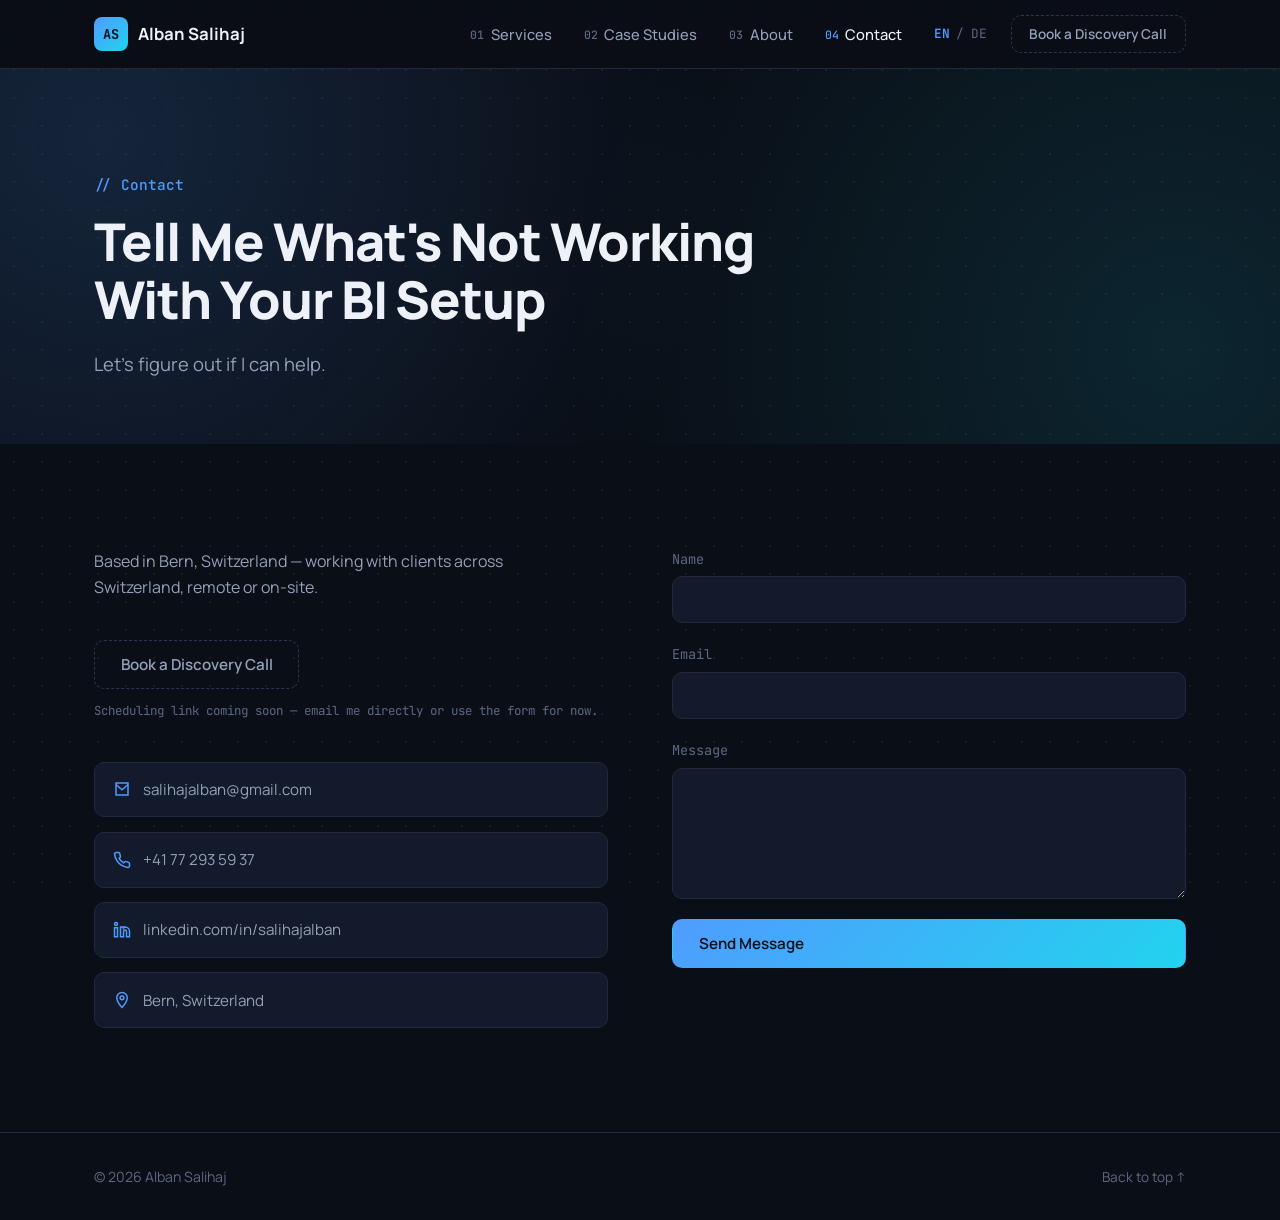
<file: contact.html>
<!DOCTYPE html>
<html lang="en">
<head>
<meta charset="UTF-8">
<meta name="viewport" content="width=device-width, initial-scale=1.0">
<title>Contact — Alban Salihaj | BI Consulting</title>
<meta name="description" content="Tell me what's not working with your BI setup, and let's figure out if I can help. Based in Bern, Switzerland — working with clients across Switzerland, remote or on-site.">
<link rel="preconnect" href="https://fonts.googleapis.com">
<link rel="preconnect" href="https://fonts.gstatic.com" crossorigin>
<link href="https://fonts.googleapis.com/css2?family=Manrope:wght@400;500;600;700;800&family=JetBrains+Mono:wght@400;500;600&display=swap" rel="stylesheet">
<link rel="stylesheet" href="css/style.css">
<link rel="alternate" hreflang="en" href="https://albansalihaj.ch/contact.html">
<link rel="alternate" hreflang="de" href="https://albansalihaj.ch/de/contact.html">
<link rel="alternate" hreflang="x-default" href="https://albansalihaj.ch/contact.html">
<link rel="icon" href="data:image/svg+xml,%3Csvg xmlns='http://www.w3.org/2000/svg' viewBox='0 0 100 100'%3E%3Crect width='100' height='100' rx='20' fill='%230a0e16'/%3E%3Ctext x='50' y='68' font-size='52' font-family='monospace' font-weight='700' fill='%234f9cff' text-anchor='middle'%3EAS%3C/text%3E%3C/svg%3E">
</head>
<body>

<div class="scroll-progress" aria-hidden="true"></div>

<header class="site-header">
  <nav class="nav container">
    <a href="index.html" class="logo">
      <span class="logo-mark">AS</span>
      <span class="logo-text">Alban Salihaj</span>
    </a>
    <div class="nav-right">
      <div class="nav-menu">
        <ul class="nav-links">
          <li><a href="services.html"><span class="nav-num">01</span>Services</a></li>
          <li><a href="case-studies.html"><span class="nav-num">02</span>Case Studies</a></li>
          <li><a href="about.html"><span class="nav-num">03</span>About</a></li>
          <li><a href="contact.html" class="active"><span class="nav-num">04</span>Contact</a></li>
        </ul>
        <div class="lang-switch">
          <span class="lang-active">EN</span>
          <span class="lang-sep">/</span>
          <a href="/de/contact.html">DE</a>
        </div>
      </div>
      <button type="button" class="btn btn-pending btn-sm" data-cta="discovery-call-pending" title="Scheduling link coming soon">Book a Discovery Call</button>
      <button class="nav-toggle" aria-label="Toggle navigation" aria-expanded="false">
        <span></span><span></span><span></span>
      </button>
    </div>
  </nav>
</header>

<main>

  <section class="page-hero">
    <div class="hero-bg" aria-hidden="true"></div>
    <div class="container">
      <p class="eyebrow">// Contact</p>
      <h1>Tell Me What's Not Working With Your BI Setup</h1>
      <p class="tagline">Let's figure out if I can help.</p>
    </div>
  </section>

  <section class="section">
    <div class="container contact-grid">
      <div class="contact-intro-col">
        <p class="contact-intro">Based in Bern, Switzerland — working with clients across Switzerland, remote or on-site.</p>

        <div class="contact-cta-block">
          <button type="button" class="btn btn-pending" data-cta="discovery-call-pending" title="Scheduling link coming soon">Book a Discovery Call</button>
          <p class="cta-note">Scheduling link coming soon — email me directly or use the form for now.</p>
        </div>

        <div class="contact-list">
          <a class="contact-item" href="mailto:salihajalban@gmail.com">
            <svg viewBox="0 0 24 24" width="18" height="18" fill="none" stroke="currentColor" stroke-width="2"><path d="M4 4h16v16H4z"/><path d="m4 6 8 7 8-7"/></svg>
            salihajalban@gmail.com
          </a>
          <a class="contact-item" href="tel:+41772935937">
            <svg viewBox="0 0 24 24" width="18" height="18" fill="none" stroke="currentColor" stroke-width="2"><path d="M22 16.92v3a2 2 0 0 1-2.18 2 19.79 19.79 0 0 1-8.63-3.07 19.5 19.5 0 0 1-6-6 19.79 19.79 0 0 1-3.07-8.67A2 2 0 0 1 4.11 2h3a2 2 0 0 1 2 1.72c.127.96.361 1.903.7 2.81a2 2 0 0 1-.45 2.11L8.09 9.91a16 16 0 0 0 6 6l1.27-1.27a2 2 0 0 1 2.11-.45c.907.339 1.85.573 2.81.7A2 2 0 0 1 22 16.92z"/></svg>
            +41 77 293 59 37
          </a>
          <a class="contact-item" href="https://linkedin.com/in/salihajalban" target="_blank" rel="noopener">
            <svg viewBox="0 0 24 24" width="18" height="18" fill="none" stroke="currentColor" stroke-width="2"><path d="M16 8a6 6 0 0 1 6 6v7h-4v-7a2 2 0 0 0-2-2 2 2 0 0 0-2 2v7h-4V8h4v1.5A5 5 0 0 1 16 8z"/><rect x="2" y="9" width="4" height="12"/><circle cx="4" cy="4" r="2"/></svg>
            linkedin.com/in/salihajalban
          </a>
          <div class="contact-item contact-static">
            <svg viewBox="0 0 24 24" width="18" height="18" fill="none" stroke="currentColor" stroke-width="2"><path d="M12 22s7-7.58 7-13A7 7 0 0 0 5 9c0 5.42 7 13 7 13z"/><circle cx="12" cy="9" r="2.5"/></svg>
            Bern, Switzerland
          </div>
        </div>
      </div>

      <form class="contact-form" action="https://formspree.io/f/your-form-id" method="POST">
        <div class="form-row">
          <label for="name">Name</label>
          <input type="text" id="name" name="name" required>
        </div>
        <div class="form-row">
          <label for="email">Email</label>
          <input type="email" id="email" name="email" required>
        </div>
        <div class="form-row">
          <label for="message">Message</label>
          <textarea id="message" name="message" rows="5" required></textarea>
        </div>
        <button type="submit" class="btn btn-primary">Send Message</button>
      </form>
    </div>
  </section>

</main>

<footer class="site-footer">
  <div class="container footer-inner">
    <p>&copy; <span id="year"></span> Alban Salihaj</p>
    <a href="#" class="back-to-top">Back to top ↑</a>
  </div>
</footer>

<script src="js/main.js"></script>
</body>
</html>
</file>
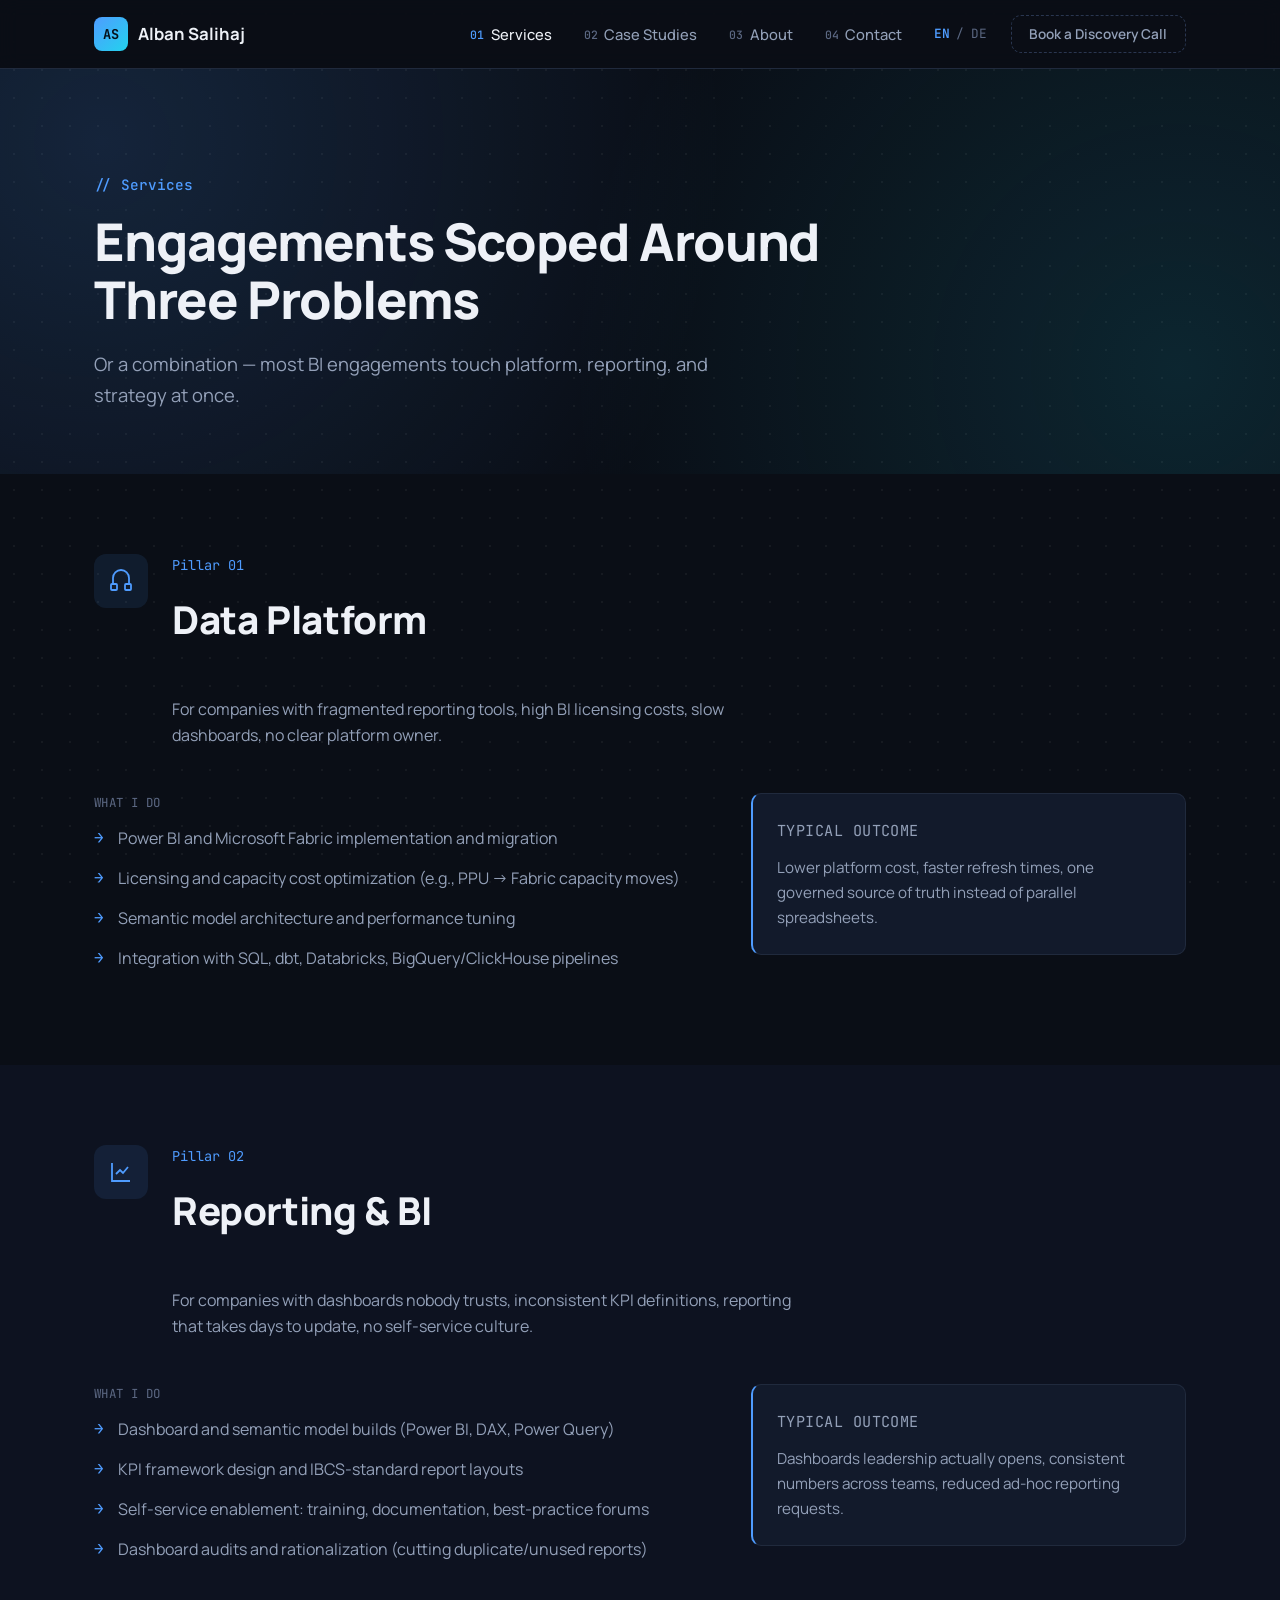
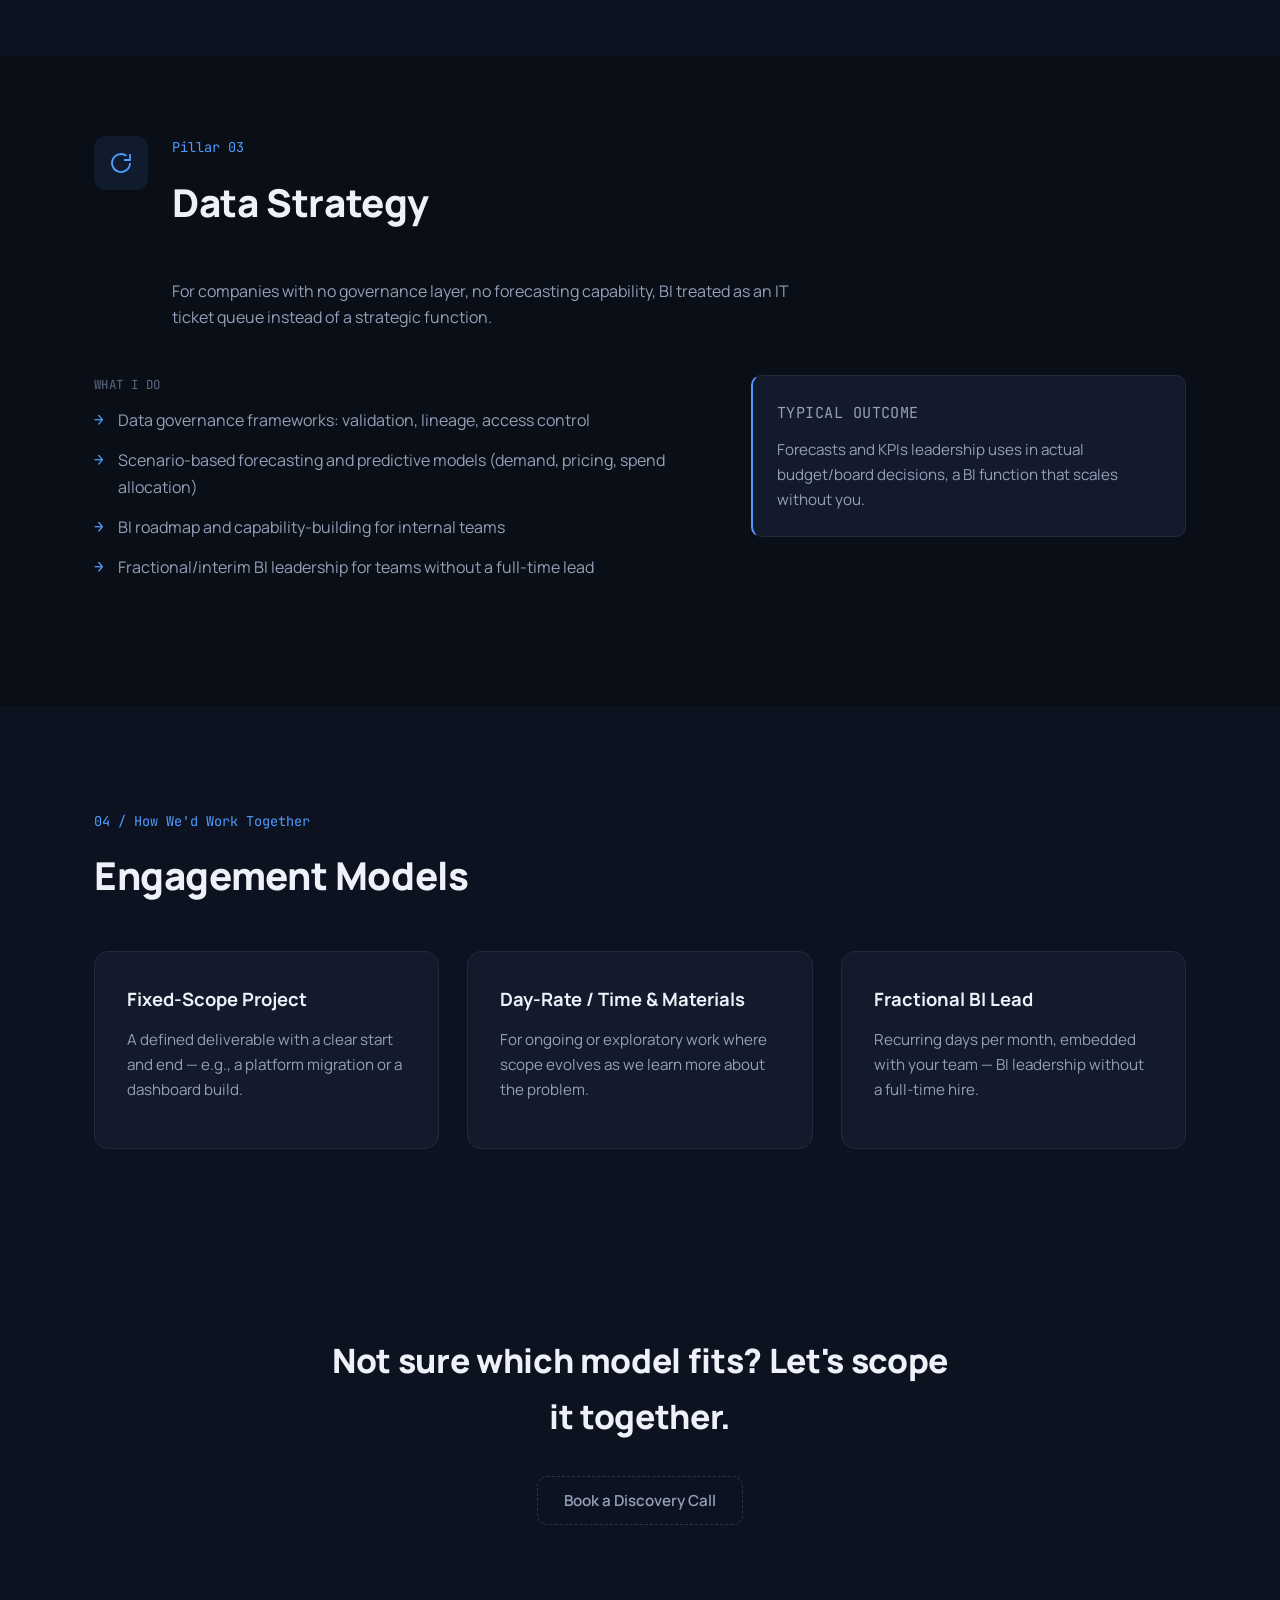
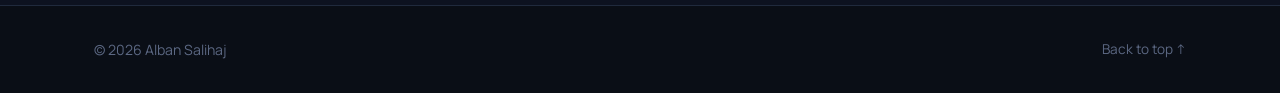
<file: services.html>
<!DOCTYPE html>
<html lang="en">
<head>
<meta charset="UTF-8">
<meta name="viewport" content="width=device-width, initial-scale=1.0">
<title>Services — Alban Salihaj | BI Consulting</title>
<meta name="description" content="Data Platform, Reporting & BI, and Data Strategy consulting — Power BI, Microsoft Fabric implementation, KPI governance, and forecasting for mid-size companies.">
<link rel="preconnect" href="https://fonts.googleapis.com">
<link rel="preconnect" href="https://fonts.gstatic.com" crossorigin>
<link href="https://fonts.googleapis.com/css2?family=Manrope:wght@400;500;600;700;800&family=JetBrains+Mono:wght@400;500;600&display=swap" rel="stylesheet">
<link rel="stylesheet" href="css/style.css">
<link rel="alternate" hreflang="en" href="https://albansalihaj.ch/services.html">
<link rel="alternate" hreflang="de" href="https://albansalihaj.ch/de/services.html">
<link rel="alternate" hreflang="x-default" href="https://albansalihaj.ch/services.html">
<link rel="icon" href="data:image/svg+xml,%3Csvg xmlns='http://www.w3.org/2000/svg' viewBox='0 0 100 100'%3E%3Crect width='100' height='100' rx='20' fill='%230a0e16'/%3E%3Ctext x='50' y='68' font-size='52' font-family='monospace' font-weight='700' fill='%234f9cff' text-anchor='middle'%3EAS%3C/text%3E%3C/svg%3E">
</head>
<body>

<div class="scroll-progress" aria-hidden="true"></div>

<header class="site-header">
  <nav class="nav container">
    <a href="index.html" class="logo">
      <span class="logo-mark">AS</span>
      <span class="logo-text">Alban Salihaj</span>
    </a>
    <div class="nav-right">
      <div class="nav-menu">
        <ul class="nav-links">
          <li><a href="services.html" class="active"><span class="nav-num">01</span>Services</a></li>
          <li><a href="case-studies.html"><span class="nav-num">02</span>Case Studies</a></li>
          <li><a href="about.html"><span class="nav-num">03</span>About</a></li>
          <li><a href="contact.html"><span class="nav-num">04</span>Contact</a></li>
        </ul>
        <div class="lang-switch">
          <span class="lang-active">EN</span>
          <span class="lang-sep">/</span>
          <a href="/de/services.html">DE</a>
        </div>
      </div>
      <button type="button" class="btn btn-pending btn-sm" data-cta="discovery-call-pending" title="Scheduling link coming soon">Book a Discovery Call</button>
      <button class="nav-toggle" aria-label="Toggle navigation" aria-expanded="false">
        <span></span><span></span><span></span>
      </button>
    </div>
  </nav>
</header>

<main>

  <section class="page-hero">
    <div class="hero-bg" aria-hidden="true"></div>
    <div class="container">
      <p class="eyebrow">// Services</p>
      <h1>Engagements Scoped Around Three Problems</h1>
      <p class="tagline">Or a combination — most BI engagements touch platform, reporting, and strategy at once.</p>
    </div>
  </section>

  <section class="pillar" id="data-platform">
    <div class="container">
      <div class="pillar-head">
        <div class="pillar-icon">
          <svg viewBox="0 0 24 24" width="24" height="24" fill="none" stroke="currentColor" stroke-width="1.8"><path d="M4 15V9a8 8 0 0 1 16 0v6"/><rect x="2" y="15" width="6" height="6" rx="1"/><rect x="16" y="15" width="6" height="6" rx="1"/></svg>
        </div>
        <div>
          <p class="section-num">Pillar 01</p>
          <h2 class="section-title">Data Platform</h2>
          <p class="pillar-audience">For companies with fragmented reporting tools, high BI licensing costs, slow dashboards, no clear platform owner.</p>
        </div>
      </div>

      <div class="pillar-body">
        <div>
          <p class="skill-group-title">What I Do</p>
          <ul class="pillar-list">
            <li>Power BI and Microsoft Fabric implementation and migration</li>
            <li>Licensing and capacity cost optimization (e.g., PPU → Fabric capacity moves)</li>
            <li>Semantic model architecture and performance tuning</li>
            <li>Integration with SQL, dbt, Databricks, BigQuery/ClickHouse pipelines</li>
          </ul>
        </div>
        <div class="pillar-outcome">
          <p class="skill-group-title">Typical Outcome</p>
          <p>Lower platform cost, faster refresh times, one governed source of truth instead of parallel spreadsheets.</p>
        </div>
      </div>
    </div>
  </section>

  <section class="pillar section-alt" id="reporting-bi">
    <div class="container">
      <div class="pillar-head">
        <div class="pillar-icon">
          <svg viewBox="0 0 24 24" width="24" height="24" fill="none" stroke="currentColor" stroke-width="1.8"><path d="M3 3v18h18"/><path d="M7 14l4-4 3 3 5-6"/></svg>
        </div>
        <div>
          <p class="section-num">Pillar 02</p>
          <h2 class="section-title">Reporting &amp; BI</h2>
          <p class="pillar-audience">For companies with dashboards nobody trusts, inconsistent KPI definitions, reporting that takes days to update, no self-service culture.</p>
        </div>
      </div>

      <div class="pillar-body">
        <div>
          <p class="skill-group-title">What I Do</p>
          <ul class="pillar-list">
            <li>Dashboard and semantic model builds (Power BI, DAX, Power Query)</li>
            <li>KPI framework design and IBCS-standard report layouts</li>
            <li>Self-service enablement: training, documentation, best-practice forums</li>
            <li>Dashboard audits and rationalization (cutting duplicate/unused reports)</li>
          </ul>
        </div>
        <div class="pillar-outcome">
          <p class="skill-group-title">Typical Outcome</p>
          <p>Dashboards leadership actually opens, consistent numbers across teams, reduced ad-hoc reporting requests.</p>
        </div>
      </div>
    </div>
  </section>

  <section class="pillar" id="data-strategy">
    <div class="container">
      <div class="pillar-head">
        <div class="pillar-icon">
          <svg viewBox="0 0 24 24" width="24" height="24" fill="none" stroke="currentColor" stroke-width="1.8"><path d="M21 12a9 9 0 1 1-3.5-7.1"/><path d="M21 3v6h-6"/></svg>
        </div>
        <div>
          <p class="section-num">Pillar 03</p>
          <h2 class="section-title">Data Strategy</h2>
          <p class="pillar-audience">For companies with no governance layer, no forecasting capability, BI treated as an IT ticket queue instead of a strategic function.</p>
        </div>
      </div>

      <div class="pillar-body">
        <div>
          <p class="skill-group-title">What I Do</p>
          <ul class="pillar-list">
            <li>Data governance frameworks: validation, lineage, access control</li>
            <li>Scenario-based forecasting and predictive models (demand, pricing, spend allocation)</li>
            <li>BI roadmap and capability-building for internal teams</li>
            <li>Fractional/interim BI leadership for teams without a full-time lead</li>
          </ul>
        </div>
        <div class="pillar-outcome">
          <p class="skill-group-title">Typical Outcome</p>
          <p>Forecasts and KPIs leadership uses in actual budget/board decisions, a BI function that scales without you.</p>
        </div>
      </div>
    </div>
  </section>

  <section class="section section-alt engagement-block">
    <div class="container">
      <p class="section-num">04 / How We'd Work Together</p>
      <h2 class="section-title">Engagement Models</h2>

      <div class="projects-grid">
        <div class="card">
          <h3>Fixed-Scope Project</h3>
          <p>A defined deliverable with a clear start and end — e.g., a platform migration or a dashboard build.</p>
        </div>
        <div class="card">
          <h3>Day-Rate / Time &amp; Materials</h3>
          <p>For ongoing or exploratory work where scope evolves as we learn more about the problem.</p>
        </div>
        <div class="card">
          <h3>Fractional BI Lead</h3>
          <p>Recurring days per month, embedded with your team — BI leadership without a full-time hire.</p>
        </div>
      </div>
    </div>
  </section>

  <section class="cta-band section-alt">
    <div class="container">
      <h2>Not sure which model fits? Let's scope it together.</h2>
      <button type="button" class="btn btn-pending" data-cta="discovery-call-pending" title="Scheduling link coming soon">Book a Discovery Call</button>
    </div>
  </section>

</main>

<footer class="site-footer">
  <div class="container footer-inner">
    <p>&copy; <span id="year"></span> Alban Salihaj</p>
    <a href="#" class="back-to-top">Back to top ↑</a>
  </div>
</footer>

<script src="js/main.js"></script>
</body>
</html>
</file>
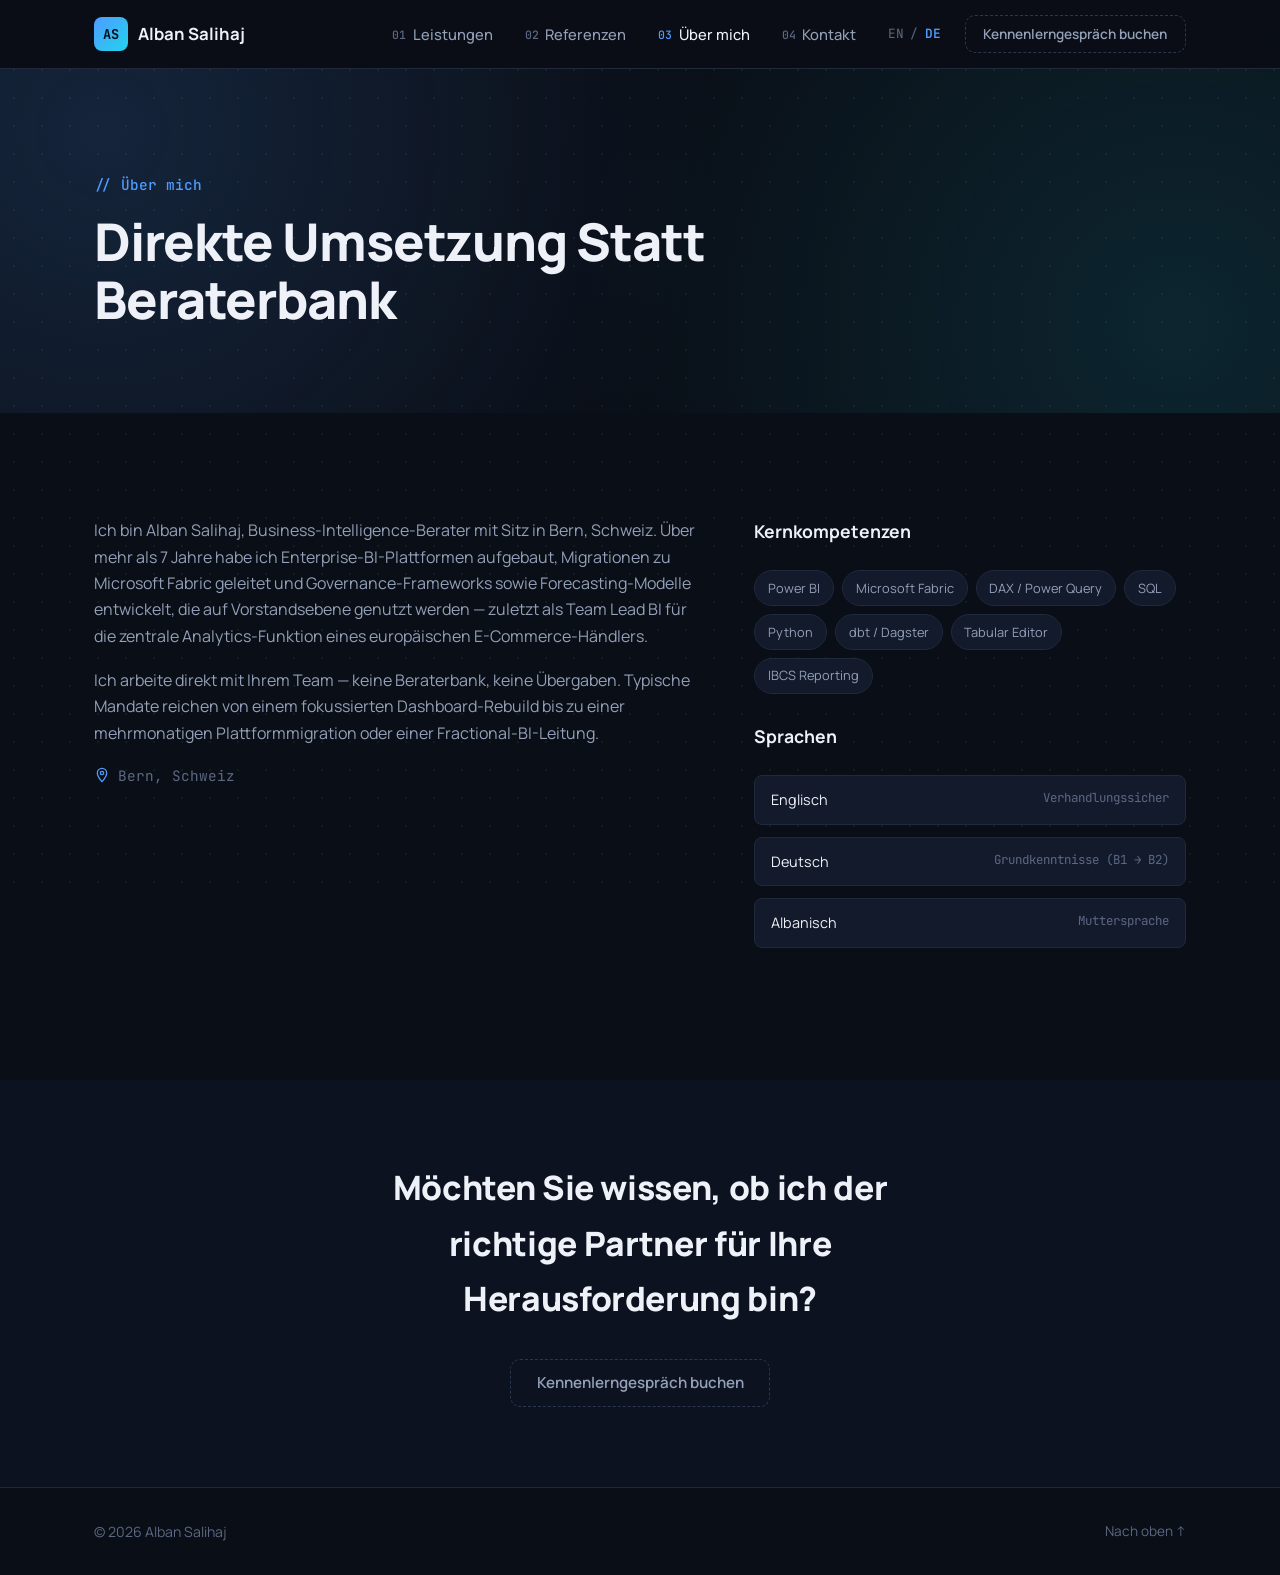
<file: de/about.html>
<!DOCTYPE html>
<html lang="de">
<head>
<meta charset="UTF-8">
<meta name="viewport" content="width=device-width, initial-scale=1.0">
<title>Über mich — Alban Salihaj | BI-Beratung</title>
<meta name="description" content="Alban Salihaj ist Business-Intelligence-Berater mit Sitz in Bern, Schweiz, spezialisiert auf Microsoft-Fabric-Migrationen, Governance-Frameworks und Forecasting auf Vorstandsebene.">
<link rel="preconnect" href="https://fonts.googleapis.com">
<link rel="preconnect" href="https://fonts.gstatic.com" crossorigin>
<link href="https://fonts.googleapis.com/css2?family=Manrope:wght@400;500;600;700;800&family=JetBrains+Mono:wght@400;500;600&display=swap" rel="stylesheet">
<link rel="stylesheet" href="../css/style.css">
<link rel="alternate" hreflang="en" href="https://albansalihaj.ch/about.html">
<link rel="alternate" hreflang="de" href="https://albansalihaj.ch/de/about.html">
<link rel="alternate" hreflang="x-default" href="https://albansalihaj.ch/about.html">
<link rel="icon" href="data:image/svg+xml,%3Csvg xmlns='http://www.w3.org/2000/svg' viewBox='0 0 100 100'%3E%3Crect width='100' height='100' rx='20' fill='%230a0e16'/%3E%3Ctext x='50' y='68' font-size='52' font-family='monospace' font-weight='700' fill='%234f9cff' text-anchor='middle'%3EAS%3C/text%3E%3C/svg%3E">
</head>
<body>

<div class="scroll-progress" aria-hidden="true"></div>

<header class="site-header">
  <nav class="nav container">
    <a href="index.html" class="logo">
      <span class="logo-mark">AS</span>
      <span class="logo-text">Alban Salihaj</span>
    </a>
    <div class="nav-right">
      <div class="nav-menu">
        <ul class="nav-links">
          <li><a href="services.html"><span class="nav-num">01</span>Leistungen</a></li>
          <li><a href="case-studies.html"><span class="nav-num">02</span>Referenzen</a></li>
          <li><a href="about.html" class="active"><span class="nav-num">03</span>Über mich</a></li>
          <li><a href="contact.html"><span class="nav-num">04</span>Kontakt</a></li>
        </ul>
        <div class="lang-switch">
          <a href="/about.html">EN</a>
          <span class="lang-sep">/</span>
          <span class="lang-active">DE</span>
        </div>
      </div>
      <button type="button" class="btn btn-pending btn-sm" data-cta="discovery-call-pending" title="Terminbuchungslink folgt in Kürze">Kennenlerngespräch buchen</button>
      <button class="nav-toggle" aria-label="Navigation umschalten" aria-expanded="false">
        <span></span><span></span><span></span>
      </button>
    </div>
  </nav>
</header>

<main>

  <section class="page-hero">
    <div class="hero-bg" aria-hidden="true"></div>
    <div class="container">
      <p class="eyebrow">// Über mich</p>
      <h1>Direkte Umsetzung Statt Beraterbank</h1>
    </div>
  </section>

  <section class="section">
    <div class="container">
      <div class="about-grid">
        <div class="about-text">
          <p>
            Ich bin Alban Salihaj, Business-Intelligence-Berater mit Sitz in Bern, Schweiz. Über mehr als 7 Jahre
            habe ich Enterprise-BI-Plattformen aufgebaut, Migrationen zu Microsoft Fabric geleitet und
            Governance-Frameworks sowie Forecasting-Modelle entwickelt, die auf Vorstandsebene genutzt werden —
            zuletzt als Team Lead BI für die zentrale Analytics-Funktion eines europäischen E-Commerce-Händlers.
          </p>
          <p>
            Ich arbeite direkt mit Ihrem Team — keine Beraterbank, keine Übergaben. Typische Mandate reichen
            von einem fokussierten Dashboard-Rebuild bis zu einer mehrmonatigen Plattformmigration oder einer
            Fractional-BI-Leitung.
          </p>
          <p class="location-line">
            <svg viewBox="0 0 24 24" width="16" height="16" fill="none" stroke="currentColor" stroke-width="2"><path d="M12 22s7-7.58 7-13A7 7 0 0 0 5 9c0 5.42 7 13 7 13z"/><circle cx="12" cy="9" r="2.5"/></svg>
            Bern, Schweiz
          </p>
        </div>

        <div class="about-skills">
          <div class="skill-group">
            <h3>Kernkompetenzen</h3>
            <div class="pill-row">
              <span class="pill">Power BI</span>
              <span class="pill">Microsoft Fabric</span>
              <span class="pill">DAX / Power Query</span>
              <span class="pill">SQL</span>
              <span class="pill">Python</span>
              <span class="pill">dbt / Dagster</span>
              <span class="pill">Tabular Editor</span>
              <span class="pill">IBCS Reporting</span>
            </div>
          </div>

          <div class="skill-group">
            <h3>Sprachen</h3>
            <div class="lang-list">
              <div class="lang-item"><span>Englisch</span><span class="lang-level">Verhandlungssicher</span></div>
              <div class="lang-item"><span>Deutsch</span><span class="lang-level">Grundkenntnisse (B1 → B2)</span></div>
              <div class="lang-item"><span>Albanisch</span><span class="lang-level">Muttersprache</span></div>
            </div>
          </div>
        </div>
      </div>
    </div>
  </section>

  <section class="cta-band section-alt">
    <div class="container">
      <h2>Möchten Sie wissen, ob ich der richtige Partner für Ihre Herausforderung bin?</h2>
      <button type="button" class="btn btn-pending" data-cta="discovery-call-pending" title="Terminbuchungslink folgt in Kürze">Kennenlerngespräch buchen</button>
    </div>
  </section>

</main>

<footer class="site-footer">
  <div class="container footer-inner">
    <p>&copy; <span id="year"></span> Alban Salihaj</p>
    <a href="#" class="back-to-top">Nach oben ↑</a>
  </div>
</footer>

<script src="../js/main.js"></script>
</body>
</html>
</file>
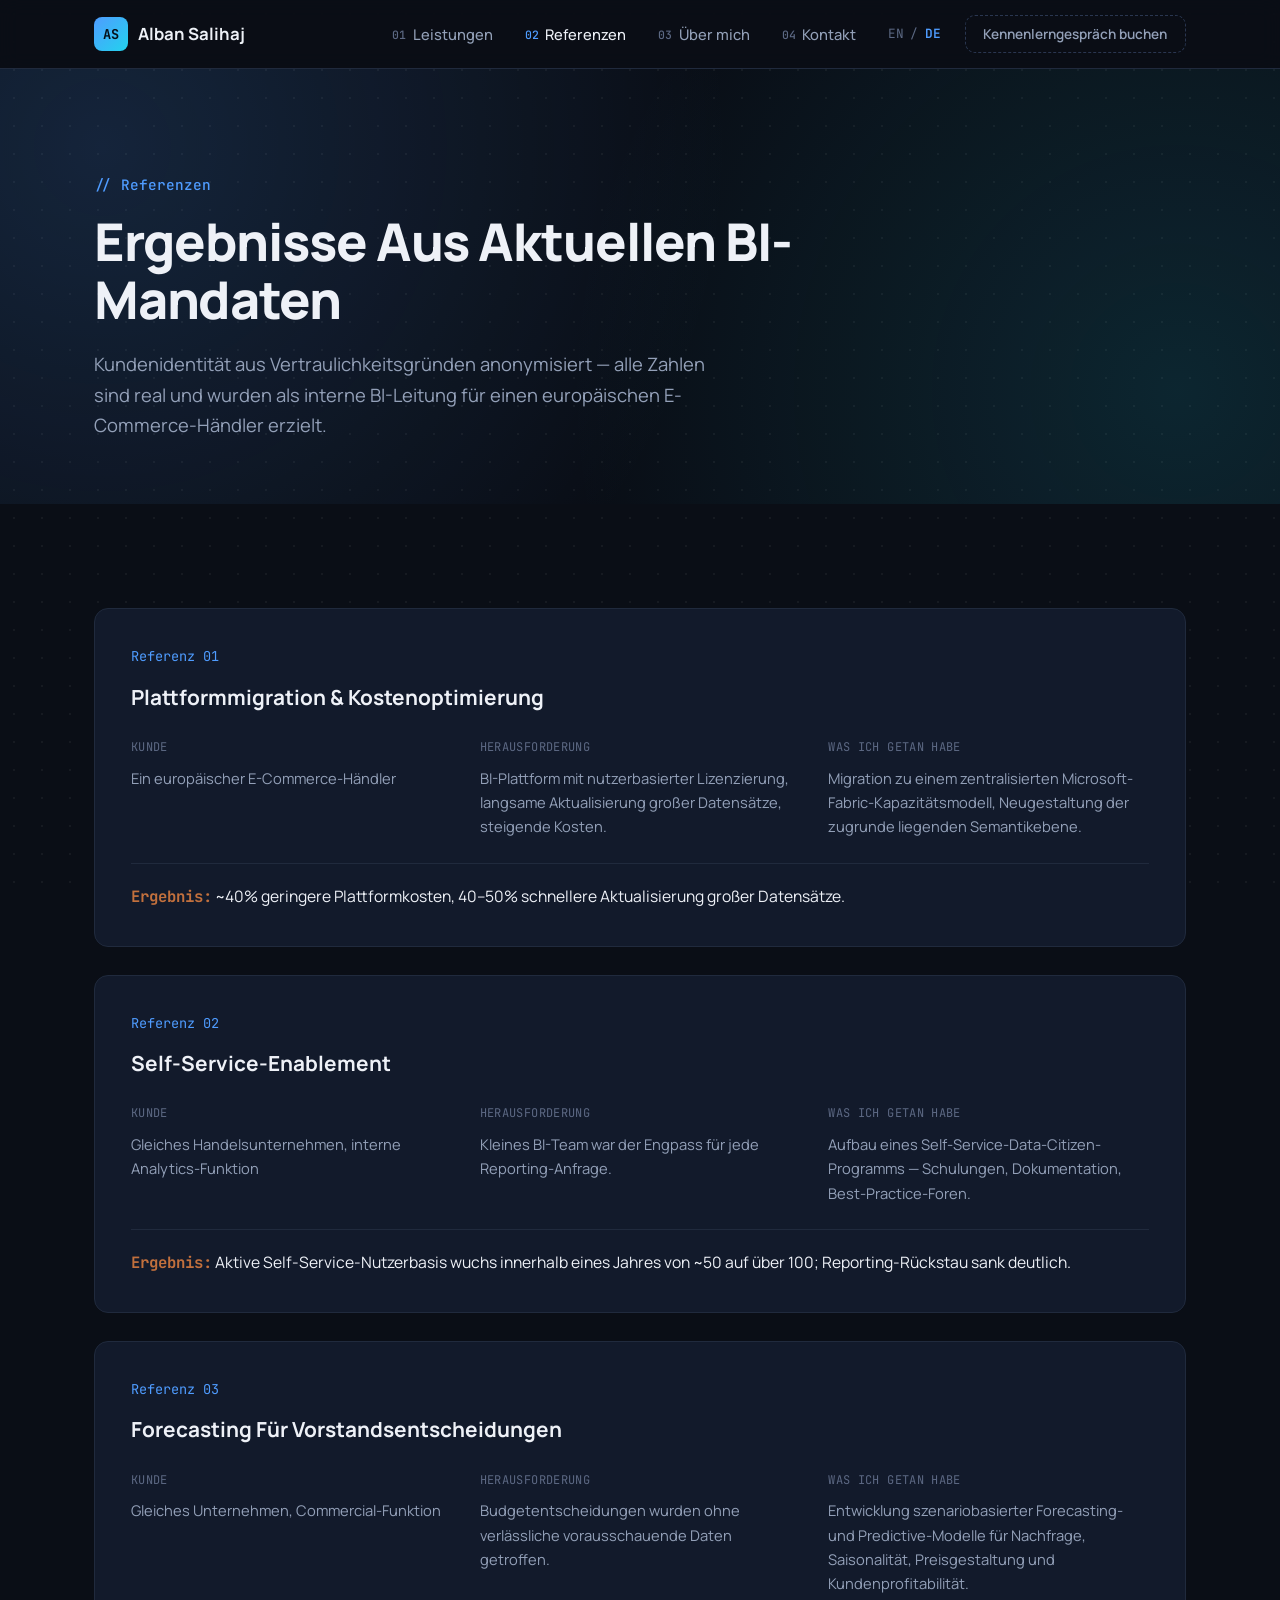
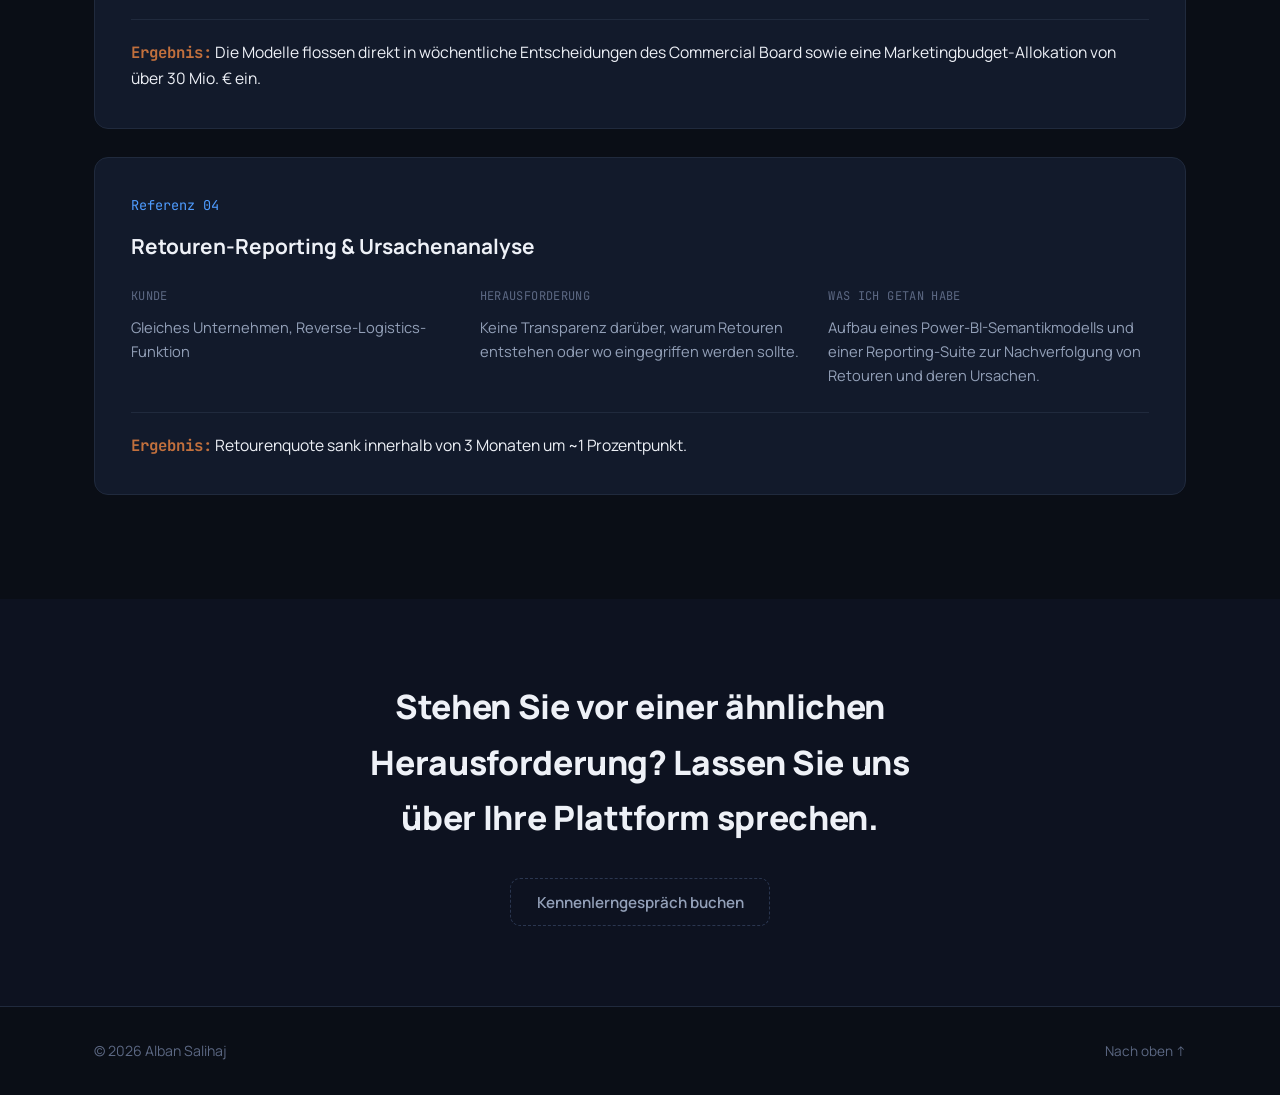
<file: de/case-studies.html>
<!DOCTYPE html>
<html lang="de">
<head>
<meta charset="UTF-8">
<meta name="viewport" content="width=device-width, initial-scale=1.0">
<title>Referenzen — Alban Salihaj | BI-Beratung</title>
<meta name="description" content="Reale Ergebnisse aus BI-Mandaten: Plattformmigration und Kostenoptimierung, Self-Service-Enablement, Forecasting für Vorstandsentscheidungen und Retouren-Reporting.">
<link rel="preconnect" href="https://fonts.googleapis.com">
<link rel="preconnect" href="https://fonts.gstatic.com" crossorigin>
<link href="https://fonts.googleapis.com/css2?family=Manrope:wght@400;500;600;700;800&family=JetBrains+Mono:wght@400;500;600&display=swap" rel="stylesheet">
<link rel="stylesheet" href="../css/style.css">
<link rel="alternate" hreflang="en" href="https://albansalihaj.ch/case-studies.html">
<link rel="alternate" hreflang="de" href="https://albansalihaj.ch/de/case-studies.html">
<link rel="alternate" hreflang="x-default" href="https://albansalihaj.ch/case-studies.html">
<link rel="icon" href="data:image/svg+xml,%3Csvg xmlns='http://www.w3.org/2000/svg' viewBox='0 0 100 100'%3E%3Crect width='100' height='100' rx='20' fill='%230a0e16'/%3E%3Ctext x='50' y='68' font-size='52' font-family='monospace' font-weight='700' fill='%234f9cff' text-anchor='middle'%3EAS%3C/text%3E%3C/svg%3E">
</head>
<body>

<div class="scroll-progress" aria-hidden="true"></div>

<header class="site-header">
  <nav class="nav container">
    <a href="index.html" class="logo">
      <span class="logo-mark">AS</span>
      <span class="logo-text">Alban Salihaj</span>
    </a>
    <div class="nav-right">
      <div class="nav-menu">
        <ul class="nav-links">
          <li><a href="services.html"><span class="nav-num">01</span>Leistungen</a></li>
          <li><a href="case-studies.html" class="active"><span class="nav-num">02</span>Referenzen</a></li>
          <li><a href="about.html"><span class="nav-num">03</span>Über mich</a></li>
          <li><a href="contact.html"><span class="nav-num">04</span>Kontakt</a></li>
        </ul>
        <div class="lang-switch">
          <a href="/case-studies.html">EN</a>
          <span class="lang-sep">/</span>
          <span class="lang-active">DE</span>
        </div>
      </div>
      <button type="button" class="btn btn-pending btn-sm" data-cta="discovery-call-pending" title="Terminbuchungslink folgt in Kürze">Kennenlerngespräch buchen</button>
      <button class="nav-toggle" aria-label="Navigation umschalten" aria-expanded="false">
        <span></span><span></span><span></span>
      </button>
    </div>
  </nav>
</header>

<main>

  <section class="page-hero">
    <div class="hero-bg" aria-hidden="true"></div>
    <div class="container">
      <p class="eyebrow">// Referenzen</p>
      <h1>Ergebnisse Aus Aktuellen BI-Mandaten</h1>
      <p class="tagline">Kundenidentität aus Vertraulichkeitsgründen anonymisiert — alle Zahlen sind real und wurden als interne BI-Leitung für einen europäischen E-Commerce-Händler erzielt.</p>
    </div>
  </section>

  <section class="section">
    <div class="container">
      <div class="case-study-list">

        <article class="case-study">
          <p class="section-num">Referenz 01</p>
          <h3>Plattformmigration &amp; Kostenoptimierung</h3>
          <div class="case-meta">
            <div>
              <span class="case-label">Kunde</span>
              <p>Ein europäischer E-Commerce-Händler</p>
            </div>
            <div>
              <span class="case-label">Herausforderung</span>
              <p>BI-Plattform mit nutzerbasierter Lizenzierung, langsame Aktualisierung großer Datensätze, steigende Kosten.</p>
            </div>
            <div>
              <span class="case-label">Was Ich Getan Habe</span>
              <p>Migration zu einem zentralisierten Microsoft-Fabric-Kapazitätsmodell, Neugestaltung der zugrunde liegenden Semantikebene.</p>
            </div>
          </div>
          <p class="case-result"><strong>Ergebnis:</strong> ~40% geringere Plattformkosten, 40–50% schnellere Aktualisierung großer Datensätze.</p>
        </article>

        <article class="case-study">
          <p class="section-num">Referenz 02</p>
          <h3>Self-Service-Enablement</h3>
          <div class="case-meta">
            <div>
              <span class="case-label">Kunde</span>
              <p>Gleiches Handelsunternehmen, interne Analytics-Funktion</p>
            </div>
            <div>
              <span class="case-label">Herausforderung</span>
              <p>Kleines BI-Team war der Engpass für jede Reporting-Anfrage.</p>
            </div>
            <div>
              <span class="case-label">Was Ich Getan Habe</span>
              <p>Aufbau eines Self-Service-Data-Citizen-Programms — Schulungen, Dokumentation, Best-Practice-Foren.</p>
            </div>
          </div>
          <p class="case-result"><strong>Ergebnis:</strong> Aktive Self-Service-Nutzerbasis wuchs innerhalb eines Jahres von ~50 auf über 100; Reporting-Rückstau sank deutlich.</p>
        </article>

        <article class="case-study">
          <p class="section-num">Referenz 03</p>
          <h3>Forecasting Für Vorstandsentscheidungen</h3>
          <div class="case-meta">
            <div>
              <span class="case-label">Kunde</span>
              <p>Gleiches Unternehmen, Commercial-Funktion</p>
            </div>
            <div>
              <span class="case-label">Herausforderung</span>
              <p>Budgetentscheidungen wurden ohne verlässliche vorausschauende Daten getroffen.</p>
            </div>
            <div>
              <span class="case-label">Was Ich Getan Habe</span>
              <p>Entwicklung szenariobasierter Forecasting- und Predictive-Modelle für Nachfrage, Saisonalität, Preisgestaltung und Kundenprofitabilität.</p>
            </div>
          </div>
          <p class="case-result"><strong>Ergebnis:</strong> Die Modelle flossen direkt in wöchentliche Entscheidungen des Commercial Board sowie eine Marketingbudget-Allokation von über 30 Mio. € ein.</p>
        </article>

        <article class="case-study">
          <p class="section-num">Referenz 04</p>
          <h3>Retouren-Reporting &amp; Ursachenanalyse</h3>
          <div class="case-meta">
            <div>
              <span class="case-label">Kunde</span>
              <p>Gleiches Unternehmen, Reverse-Logistics-Funktion</p>
            </div>
            <div>
              <span class="case-label">Herausforderung</span>
              <p>Keine Transparenz darüber, warum Retouren entstehen oder wo eingegriffen werden sollte.</p>
            </div>
            <div>
              <span class="case-label">Was Ich Getan Habe</span>
              <p>Aufbau eines Power-BI-Semantikmodells und einer Reporting-Suite zur Nachverfolgung von Retouren und deren Ursachen.</p>
            </div>
          </div>
          <p class="case-result"><strong>Ergebnis:</strong> Retourenquote sank innerhalb von 3 Monaten um ~1 Prozentpunkt.</p>
        </article>

      </div>
    </div>
  </section>

  <section class="cta-band section-alt">
    <div class="container">
      <h2>Stehen Sie vor einer ähnlichen Herausforderung? Lassen Sie uns über Ihre Plattform sprechen.</h2>
      <button type="button" class="btn btn-pending" data-cta="discovery-call-pending" title="Terminbuchungslink folgt in Kürze">Kennenlerngespräch buchen</button>
    </div>
  </section>

</main>

<footer class="site-footer">
  <div class="container footer-inner">
    <p>&copy; <span id="year"></span> Alban Salihaj</p>
    <a href="#" class="back-to-top">Nach oben ↑</a>
  </div>
</footer>

<script src="../js/main.js"></script>
</body>
</html>
</file>
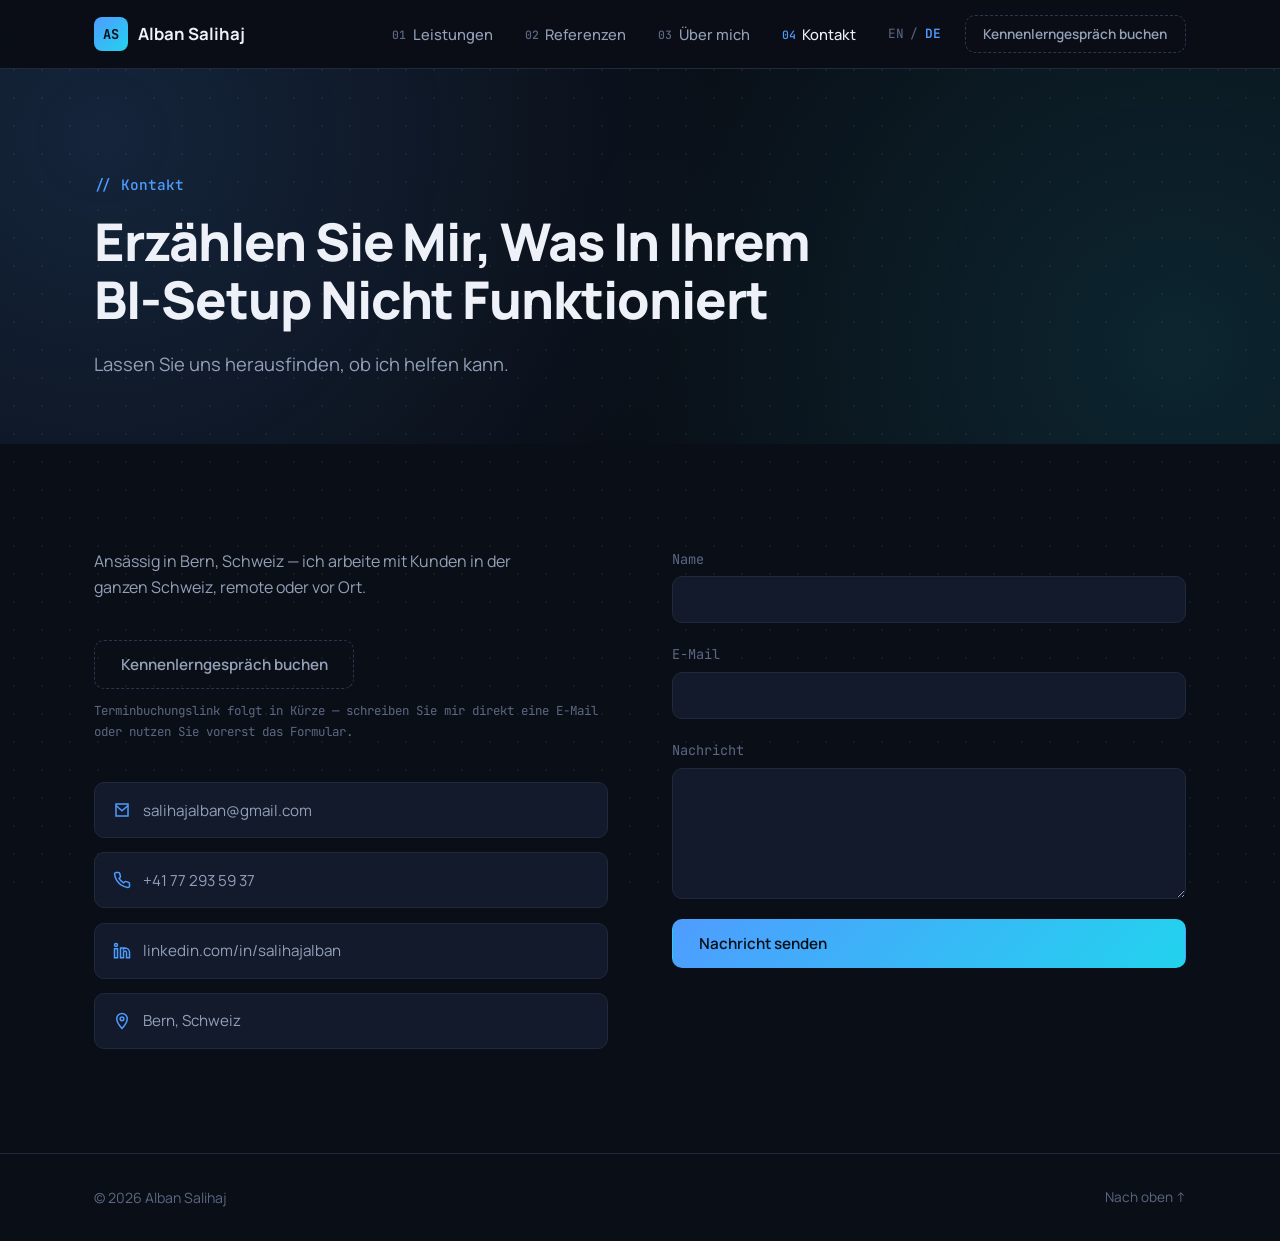
<file: de/contact.html>
<!DOCTYPE html>
<html lang="de">
<head>
<meta charset="UTF-8">
<meta name="viewport" content="width=device-width, initial-scale=1.0">
<title>Kontakt — Alban Salihaj | BI-Beratung</title>
<meta name="description" content="Erzählen Sie mir, was in Ihrem BI-Setup nicht funktioniert, und lassen Sie uns herausfinden, ob ich helfen kann. Ansässig in Bern, Schweiz — remote oder vor Ort.">
<link rel="preconnect" href="https://fonts.googleapis.com">
<link rel="preconnect" href="https://fonts.gstatic.com" crossorigin>
<link href="https://fonts.googleapis.com/css2?family=Manrope:wght@400;500;600;700;800&family=JetBrains+Mono:wght@400;500;600&display=swap" rel="stylesheet">
<link rel="stylesheet" href="../css/style.css">
<link rel="alternate" hreflang="en" href="https://albansalihaj.ch/contact.html">
<link rel="alternate" hreflang="de" href="https://albansalihaj.ch/de/contact.html">
<link rel="alternate" hreflang="x-default" href="https://albansalihaj.ch/contact.html">
<link rel="icon" href="data:image/svg+xml,%3Csvg xmlns='http://www.w3.org/2000/svg' viewBox='0 0 100 100'%3E%3Crect width='100' height='100' rx='20' fill='%230a0e16'/%3E%3Ctext x='50' y='68' font-size='52' font-family='monospace' font-weight='700' fill='%234f9cff' text-anchor='middle'%3EAS%3C/text%3E%3C/svg%3E">
</head>
<body>

<div class="scroll-progress" aria-hidden="true"></div>

<header class="site-header">
  <nav class="nav container">
    <a href="index.html" class="logo">
      <span class="logo-mark">AS</span>
      <span class="logo-text">Alban Salihaj</span>
    </a>
    <div class="nav-right">
      <div class="nav-menu">
        <ul class="nav-links">
          <li><a href="services.html"><span class="nav-num">01</span>Leistungen</a></li>
          <li><a href="case-studies.html"><span class="nav-num">02</span>Referenzen</a></li>
          <li><a href="about.html"><span class="nav-num">03</span>Über mich</a></li>
          <li><a href="contact.html" class="active"><span class="nav-num">04</span>Kontakt</a></li>
        </ul>
        <div class="lang-switch">
          <a href="/contact.html">EN</a>
          <span class="lang-sep">/</span>
          <span class="lang-active">DE</span>
        </div>
      </div>
      <button type="button" class="btn btn-pending btn-sm" data-cta="discovery-call-pending" title="Terminbuchungslink folgt in Kürze">Kennenlerngespräch buchen</button>
      <button class="nav-toggle" aria-label="Navigation umschalten" aria-expanded="false">
        <span></span><span></span><span></span>
      </button>
    </div>
  </nav>
</header>

<main>

  <section class="page-hero">
    <div class="hero-bg" aria-hidden="true"></div>
    <div class="container">
      <p class="eyebrow">// Kontakt</p>
      <h1>Erzählen Sie Mir, Was In Ihrem BI-Setup Nicht Funktioniert</h1>
      <p class="tagline">Lassen Sie uns herausfinden, ob ich helfen kann.</p>
    </div>
  </section>

  <section class="section">
    <div class="container contact-grid">
      <div class="contact-intro-col">
        <p class="contact-intro">Ansässig in Bern, Schweiz — ich arbeite mit Kunden in der ganzen Schweiz, remote oder vor Ort.</p>

        <div class="contact-cta-block">
          <button type="button" class="btn btn-pending" data-cta="discovery-call-pending" title="Terminbuchungslink folgt in Kürze">Kennenlerngespräch buchen</button>
          <p class="cta-note">Terminbuchungslink folgt in Kürze — schreiben Sie mir direkt eine E-Mail oder nutzen Sie vorerst das Formular.</p>
        </div>

        <div class="contact-list">
          <a class="contact-item" href="mailto:salihajalban@gmail.com">
            <svg viewBox="0 0 24 24" width="18" height="18" fill="none" stroke="currentColor" stroke-width="2"><path d="M4 4h16v16H4z"/><path d="m4 6 8 7 8-7"/></svg>
            salihajalban@gmail.com
          </a>
          <a class="contact-item" href="tel:+41772935937">
            <svg viewBox="0 0 24 24" width="18" height="18" fill="none" stroke="currentColor" stroke-width="2"><path d="M22 16.92v3a2 2 0 0 1-2.18 2 19.79 19.79 0 0 1-8.63-3.07 19.5 19.5 0 0 1-6-6 19.79 19.79 0 0 1-3.07-8.67A2 2 0 0 1 4.11 2h3a2 2 0 0 1 2 1.72c.127.96.361 1.903.7 2.81a2 2 0 0 1-.45 2.11L8.09 9.91a16 16 0 0 0 6 6l1.27-1.27a2 2 0 0 1 2.11-.45c.907.339 1.85.573 2.81.7A2 2 0 0 1 22 16.92z"/></svg>
            +41 77 293 59 37
          </a>
          <a class="contact-item" href="https://linkedin.com/in/salihajalban" target="_blank" rel="noopener">
            <svg viewBox="0 0 24 24" width="18" height="18" fill="none" stroke="currentColor" stroke-width="2"><path d="M16 8a6 6 0 0 1 6 6v7h-4v-7a2 2 0 0 0-2-2 2 2 0 0 0-2 2v7h-4V8h4v1.5A5 5 0 0 1 16 8z"/><rect x="2" y="9" width="4" height="12"/><circle cx="4" cy="4" r="2"/></svg>
            linkedin.com/in/salihajalban
          </a>
          <div class="contact-item contact-static">
            <svg viewBox="0 0 24 24" width="18" height="18" fill="none" stroke="currentColor" stroke-width="2"><path d="M12 22s7-7.58 7-13A7 7 0 0 0 5 9c0 5.42 7 13 7 13z"/><circle cx="12" cy="9" r="2.5"/></svg>
            Bern, Schweiz
          </div>
        </div>
      </div>

      <form class="contact-form" action="https://formspree.io/f/your-form-id" method="POST">
        <div class="form-row">
          <label for="name">Name</label>
          <input type="text" id="name" name="name" required>
        </div>
        <div class="form-row">
          <label for="email">E-Mail</label>
          <input type="email" id="email" name="email" required>
        </div>
        <div class="form-row">
          <label for="message">Nachricht</label>
          <textarea id="message" name="message" rows="5" required></textarea>
        </div>
        <button type="submit" class="btn btn-primary">Nachricht senden</button>
      </form>
    </div>
  </section>

</main>

<footer class="site-footer">
  <div class="container footer-inner">
    <p>&copy; <span id="year"></span> Alban Salihaj</p>
    <a href="#" class="back-to-top">Nach oben ↑</a>
  </div>
</footer>

<script src="../js/main.js"></script>
</body>
</html>
</file>
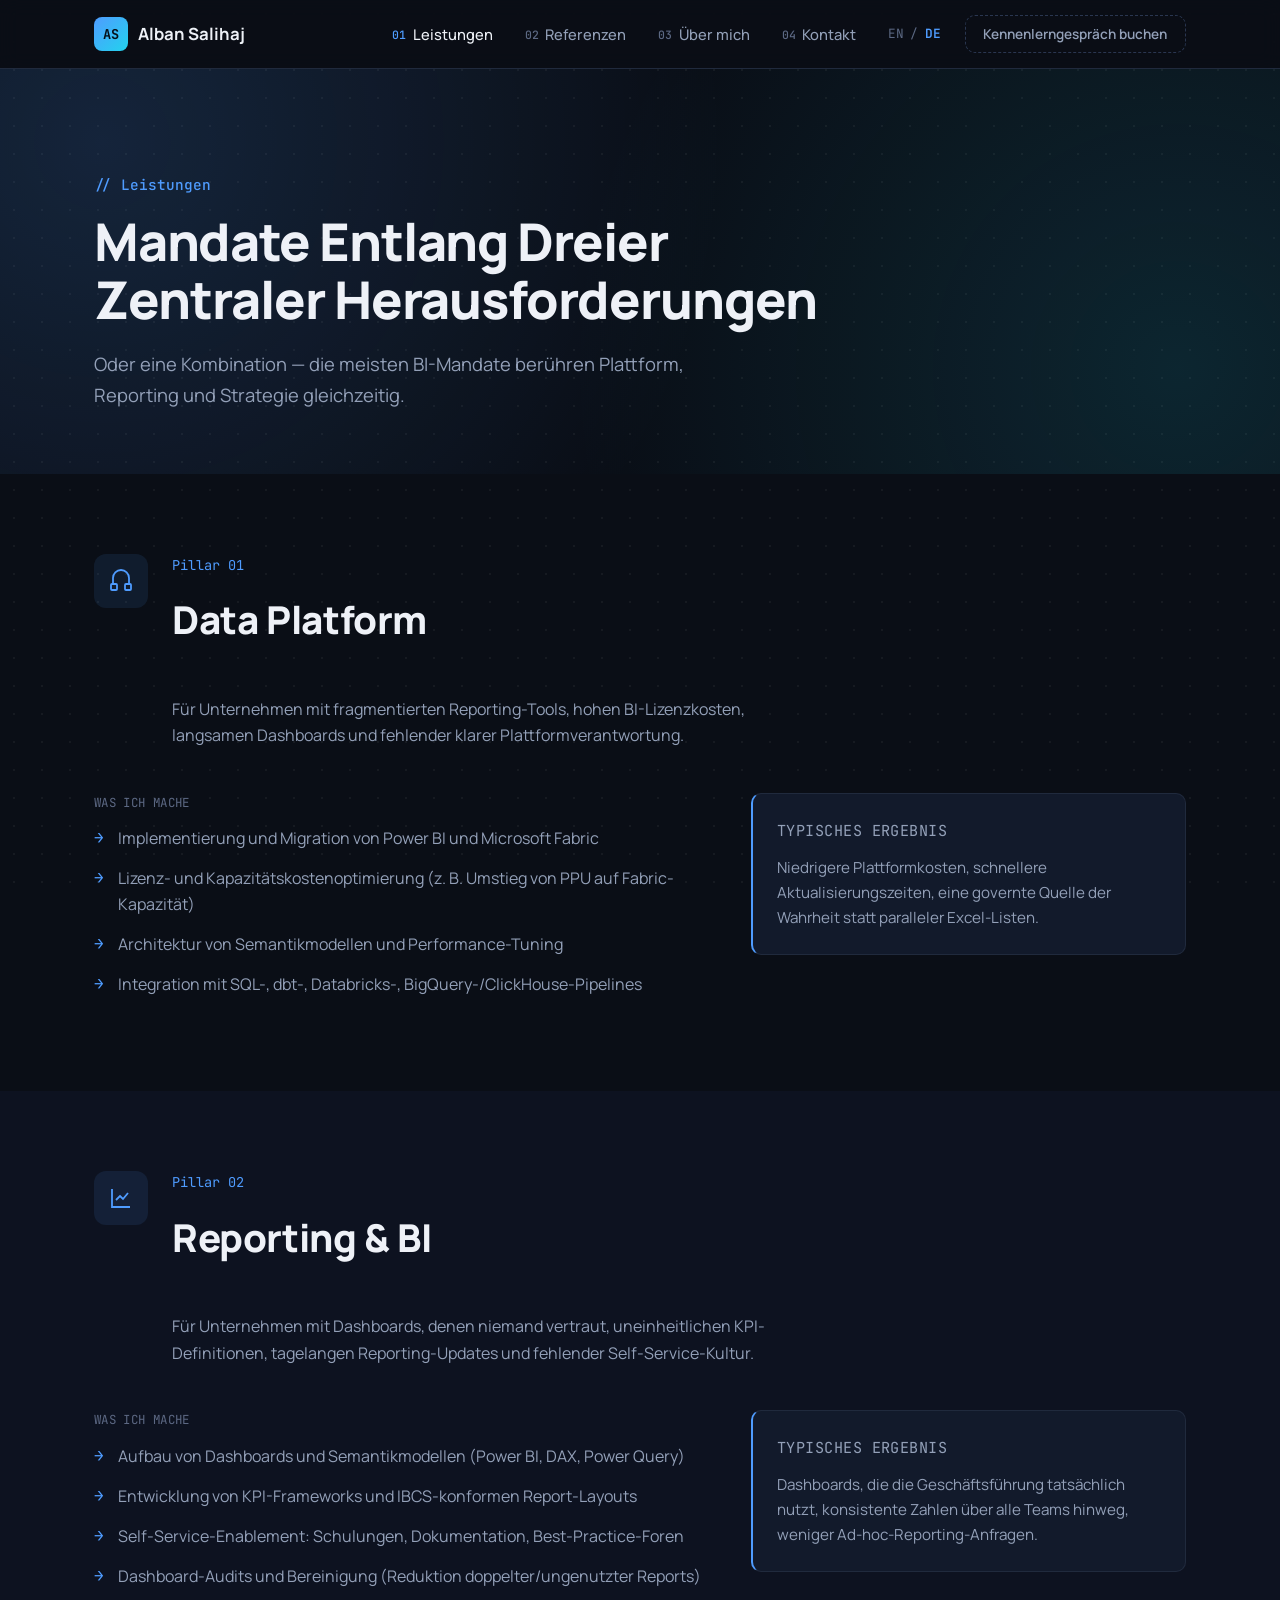
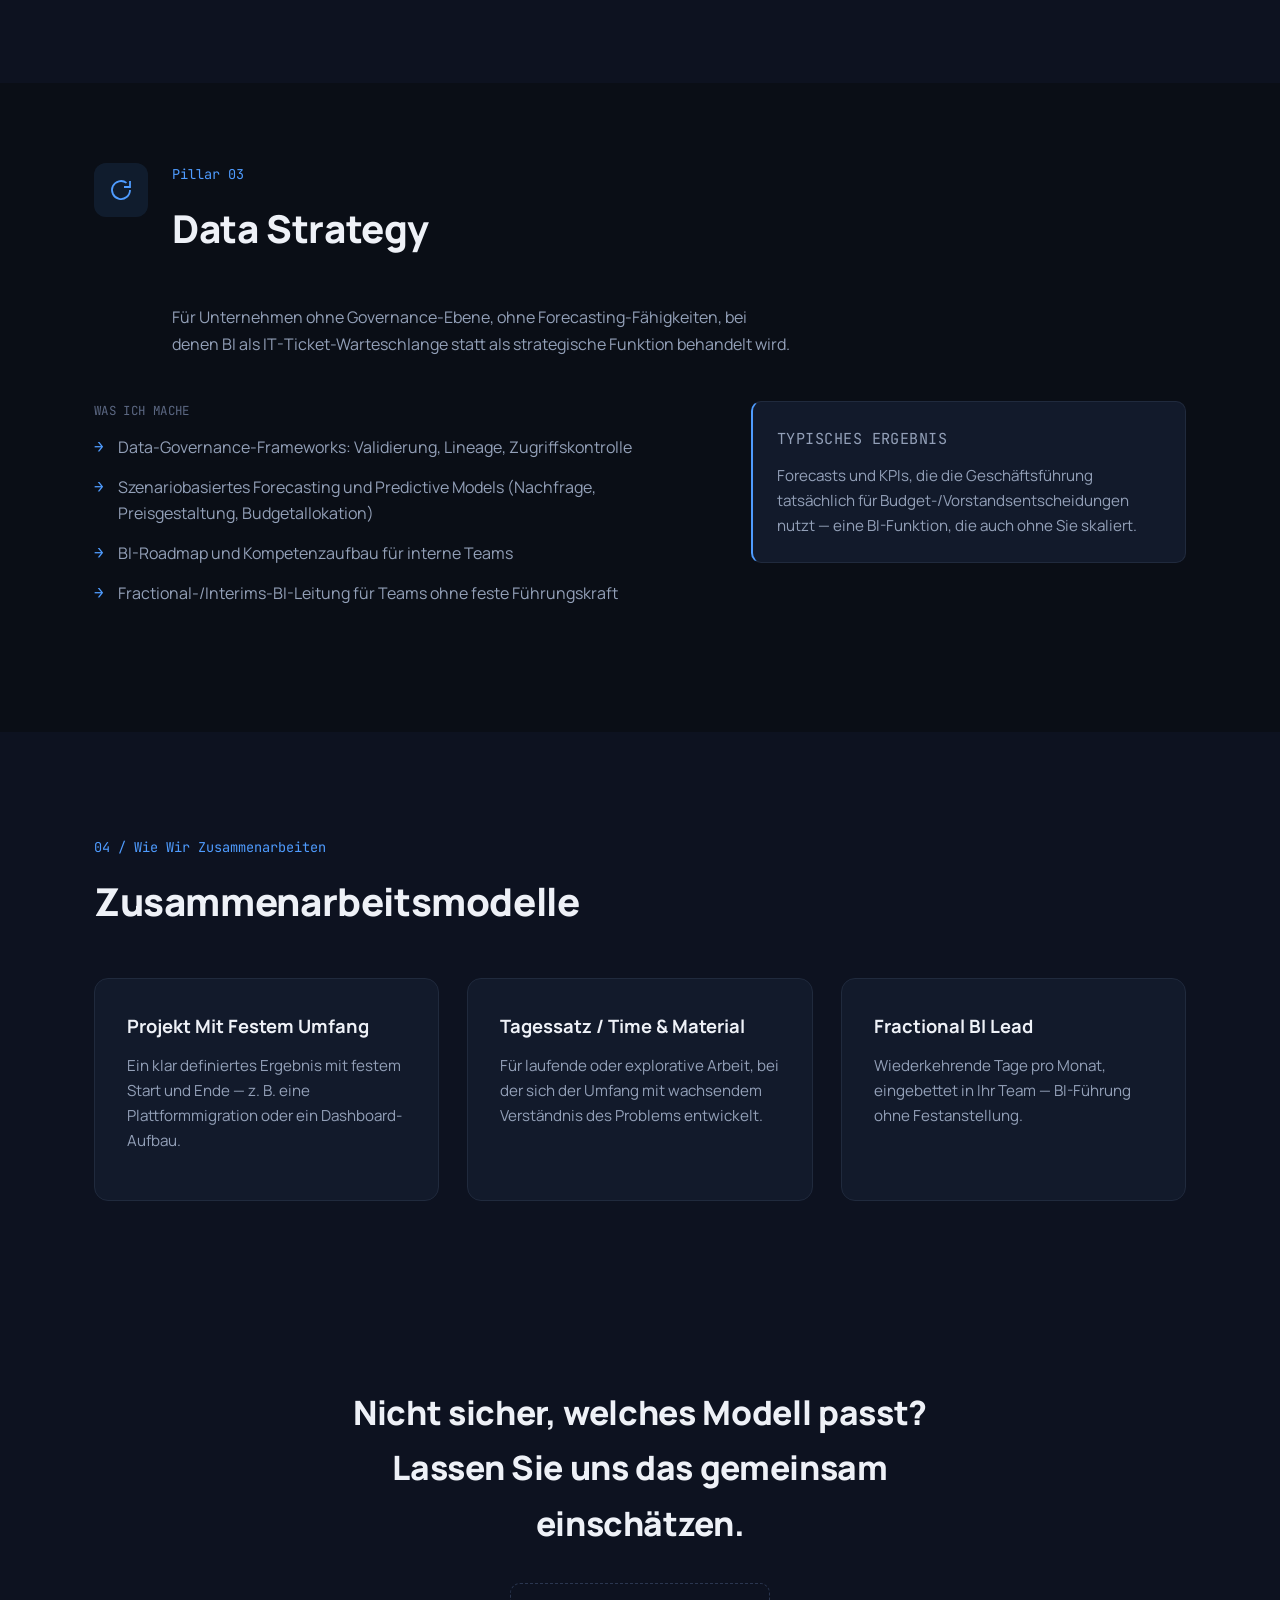
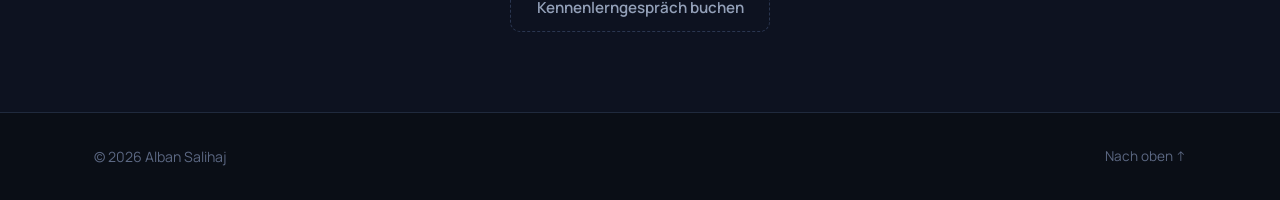
<file: de/services.html>
<!DOCTYPE html>
<html lang="de">
<head>
<meta charset="UTF-8">
<meta name="viewport" content="width=device-width, initial-scale=1.0">
<title>Leistungen — Alban Salihaj | BI-Beratung</title>
<meta name="description" content="Data Platform, Reporting & BI und Data Strategy — Power-BI- und Microsoft-Fabric-Implementierung, KPI-Governance und Forecasting für mittelständische Unternehmen.">
<link rel="preconnect" href="https://fonts.googleapis.com">
<link rel="preconnect" href="https://fonts.gstatic.com" crossorigin>
<link href="https://fonts.googleapis.com/css2?family=Manrope:wght@400;500;600;700;800&family=JetBrains+Mono:wght@400;500;600&display=swap" rel="stylesheet">
<link rel="stylesheet" href="../css/style.css">
<link rel="alternate" hreflang="en" href="https://albansalihaj.ch/services.html">
<link rel="alternate" hreflang="de" href="https://albansalihaj.ch/de/services.html">
<link rel="alternate" hreflang="x-default" href="https://albansalihaj.ch/services.html">
<link rel="icon" href="data:image/svg+xml,%3Csvg xmlns='http://www.w3.org/2000/svg' viewBox='0 0 100 100'%3E%3Crect width='100' height='100' rx='20' fill='%230a0e16'/%3E%3Ctext x='50' y='68' font-size='52' font-family='monospace' font-weight='700' fill='%234f9cff' text-anchor='middle'%3EAS%3C/text%3E%3C/svg%3E">
</head>
<body>

<div class="scroll-progress" aria-hidden="true"></div>

<header class="site-header">
  <nav class="nav container">
    <a href="index.html" class="logo">
      <span class="logo-mark">AS</span>
      <span class="logo-text">Alban Salihaj</span>
    </a>
    <div class="nav-right">
      <div class="nav-menu">
        <ul class="nav-links">
          <li><a href="services.html" class="active"><span class="nav-num">01</span>Leistungen</a></li>
          <li><a href="case-studies.html"><span class="nav-num">02</span>Referenzen</a></li>
          <li><a href="about.html"><span class="nav-num">03</span>Über mich</a></li>
          <li><a href="contact.html"><span class="nav-num">04</span>Kontakt</a></li>
        </ul>
        <div class="lang-switch">
          <a href="/services.html">EN</a>
          <span class="lang-sep">/</span>
          <span class="lang-active">DE</span>
        </div>
      </div>
      <button type="button" class="btn btn-pending btn-sm" data-cta="discovery-call-pending" title="Terminbuchungslink folgt in Kürze">Kennenlerngespräch buchen</button>
      <button class="nav-toggle" aria-label="Navigation umschalten" aria-expanded="false">
        <span></span><span></span><span></span>
      </button>
    </div>
  </nav>
</header>

<main>

  <section class="page-hero">
    <div class="hero-bg" aria-hidden="true"></div>
    <div class="container">
      <p class="eyebrow">// Leistungen</p>
      <h1>Mandate Entlang Dreier Zentraler Herausforderungen</h1>
      <p class="tagline">Oder eine Kombination — die meisten BI-Mandate berühren Plattform, Reporting und Strategie gleichzeitig.</p>
    </div>
  </section>

  <section class="pillar" id="data-platform">
    <div class="container">
      <div class="pillar-head">
        <div class="pillar-icon">
          <svg viewBox="0 0 24 24" width="24" height="24" fill="none" stroke="currentColor" stroke-width="1.8"><path d="M4 15V9a8 8 0 0 1 16 0v6"/><rect x="2" y="15" width="6" height="6" rx="1"/><rect x="16" y="15" width="6" height="6" rx="1"/></svg>
        </div>
        <div>
          <p class="section-num">Pillar 01</p>
          <h2 class="section-title">Data Platform</h2>
          <p class="pillar-audience">Für Unternehmen mit fragmentierten Reporting-Tools, hohen BI-Lizenzkosten, langsamen Dashboards und fehlender klarer Plattformverantwortung.</p>
        </div>
      </div>

      <div class="pillar-body">
        <div>
          <p class="skill-group-title">Was Ich Mache</p>
          <ul class="pillar-list">
            <li>Implementierung und Migration von Power BI und Microsoft Fabric</li>
            <li>Lizenz- und Kapazitätskostenoptimierung (z. B. Umstieg von PPU auf Fabric-Kapazität)</li>
            <li>Architektur von Semantikmodellen und Performance-Tuning</li>
            <li>Integration mit SQL-, dbt-, Databricks-, BigQuery-/ClickHouse-Pipelines</li>
          </ul>
        </div>
        <div class="pillar-outcome">
          <p class="skill-group-title">Typisches Ergebnis</p>
          <p>Niedrigere Plattformkosten, schnellere Aktualisierungszeiten, eine governte Quelle der Wahrheit statt paralleler Excel-Listen.</p>
        </div>
      </div>
    </div>
  </section>

  <section class="pillar section-alt" id="reporting-bi">
    <div class="container">
      <div class="pillar-head">
        <div class="pillar-icon">
          <svg viewBox="0 0 24 24" width="24" height="24" fill="none" stroke="currentColor" stroke-width="1.8"><path d="M3 3v18h18"/><path d="M7 14l4-4 3 3 5-6"/></svg>
        </div>
        <div>
          <p class="section-num">Pillar 02</p>
          <h2 class="section-title">Reporting &amp; BI</h2>
          <p class="pillar-audience">Für Unternehmen mit Dashboards, denen niemand vertraut, uneinheitlichen KPI-Definitionen, tagelangen Reporting-Updates und fehlender Self-Service-Kultur.</p>
        </div>
      </div>

      <div class="pillar-body">
        <div>
          <p class="skill-group-title">Was Ich Mache</p>
          <ul class="pillar-list">
            <li>Aufbau von Dashboards und Semantikmodellen (Power BI, DAX, Power Query)</li>
            <li>Entwicklung von KPI-Frameworks und IBCS-konformen Report-Layouts</li>
            <li>Self-Service-Enablement: Schulungen, Dokumentation, Best-Practice-Foren</li>
            <li>Dashboard-Audits und Bereinigung (Reduktion doppelter/ungenutzter Reports)</li>
          </ul>
        </div>
        <div class="pillar-outcome">
          <p class="skill-group-title">Typisches Ergebnis</p>
          <p>Dashboards, die die Geschäftsführung tatsächlich nutzt, konsistente Zahlen über alle Teams hinweg, weniger Ad-hoc-Reporting-Anfragen.</p>
        </div>
      </div>
    </div>
  </section>

  <section class="pillar" id="data-strategy">
    <div class="container">
      <div class="pillar-head">
        <div class="pillar-icon">
          <svg viewBox="0 0 24 24" width="24" height="24" fill="none" stroke="currentColor" stroke-width="1.8"><path d="M21 12a9 9 0 1 1-3.5-7.1"/><path d="M21 3v6h-6"/></svg>
        </div>
        <div>
          <p class="section-num">Pillar 03</p>
          <h2 class="section-title">Data Strategy</h2>
          <p class="pillar-audience">Für Unternehmen ohne Governance-Ebene, ohne Forecasting-Fähigkeiten, bei denen BI als IT-Ticket-Warteschlange statt als strategische Funktion behandelt wird.</p>
        </div>
      </div>

      <div class="pillar-body">
        <div>
          <p class="skill-group-title">Was Ich Mache</p>
          <ul class="pillar-list">
            <li>Data-Governance-Frameworks: Validierung, Lineage, Zugriffskontrolle</li>
            <li>Szenariobasiertes Forecasting und Predictive Models (Nachfrage, Preisgestaltung, Budgetallokation)</li>
            <li>BI-Roadmap und Kompetenzaufbau für interne Teams</li>
            <li>Fractional-/Interims-BI-Leitung für Teams ohne feste Führungskraft</li>
          </ul>
        </div>
        <div class="pillar-outcome">
          <p class="skill-group-title">Typisches Ergebnis</p>
          <p>Forecasts und KPIs, die die Geschäftsführung tatsächlich für Budget-/Vorstandsentscheidungen nutzt — eine BI-Funktion, die auch ohne Sie skaliert.</p>
        </div>
      </div>
    </div>
  </section>

  <section class="section section-alt engagement-block">
    <div class="container">
      <p class="section-num">04 / Wie Wir Zusammenarbeiten</p>
      <h2 class="section-title">Zusammenarbeitsmodelle</h2>

      <div class="projects-grid">
        <div class="card">
          <h3>Projekt Mit Festem Umfang</h3>
          <p>Ein klar definiertes Ergebnis mit festem Start und Ende — z. B. eine Plattformmigration oder ein Dashboard-Aufbau.</p>
        </div>
        <div class="card">
          <h3>Tagessatz / Time &amp; Material</h3>
          <p>Für laufende oder explorative Arbeit, bei der sich der Umfang mit wachsendem Verständnis des Problems entwickelt.</p>
        </div>
        <div class="card">
          <h3>Fractional BI Lead</h3>
          <p>Wiederkehrende Tage pro Monat, eingebettet in Ihr Team — BI-Führung ohne Festanstellung.</p>
        </div>
      </div>
    </div>
  </section>

  <section class="cta-band section-alt">
    <div class="container">
      <h2>Nicht sicher, welches Modell passt? Lassen Sie uns das gemeinsam einschätzen.</h2>
      <button type="button" class="btn btn-pending" data-cta="discovery-call-pending" title="Terminbuchungslink folgt in Kürze">Kennenlerngespräch buchen</button>
    </div>
  </section>

</main>

<footer class="site-footer">
  <div class="container footer-inner">
    <p>&copy; <span id="year"></span> Alban Salihaj</p>
    <a href="#" class="back-to-top">Nach oben ↑</a>
  </div>
</footer>

<script src="../js/main.js"></script>
</body>
</html>
</file>
<file: css/style.css>
:root {
  --bg: #0a0e16;
  --bg-alt: #0d1220;
  --surface: #121a2b;
  --surface-hover: #16203590;
  --text: #eef1f7;
  --text-muted: #93a0b8;
  --text-dim: #5c6883;
  --primary: #4f9cff;
  --primary-2: #22d3ee;
  --accent-warm: #c2703d;
  --border: #202a3d;
  --border-light: #2a3650;
  --max-width: 1140px;
  --radius: 14px;
  --font-sans: 'Manrope', -apple-system, BlinkMacSystemFont, "Segoe UI", sans-serif;
  --font-mono: 'JetBrains Mono', 'SFMono-Regular', Consolas, monospace;
}

* {
  box-sizing: border-box;
  margin: 0;
  padding: 0;
}

html {
  scroll-behavior: smooth;
}

body {
  font-family: var(--font-sans);
  background: var(--bg);
  color: var(--text);
  line-height: 1.65;
  position: relative;
}

body::before {
  content: "";
  position: fixed;
  inset: 0;
  z-index: -1;
  background-image: radial-gradient(rgba(255, 255, 255, 0.05) 1px, transparent 1px);
  background-size: 28px 28px;
  pointer-events: none;
}

.container {
  max-width: var(--max-width);
  margin: 0 auto;
  padding: 0 1.5rem;
}

a {
  color: var(--primary);
  text-decoration: none;
}

a:hover {
  color: var(--primary-2);
}

img {
  max-width: 100%;
  display: block;
}

ul {
  list-style: none;
}

/* Respect reduced-motion preference for every animation/transition on the site */
@media (prefers-reduced-motion: reduce) {
  html {
    scroll-behavior: auto;
  }
  *, *::before, *::after {
    animation-duration: 0.001ms !important;
    animation-iteration-count: 1 !important;
    transition-duration: 0.001ms !important;
  }
}

/* Scroll progress bar */
.scroll-progress {
  position: fixed;
  top: 0;
  left: 0;
  height: 3px;
  width: 0%;
  background: linear-gradient(90deg, var(--primary), var(--primary-2));
  z-index: 200;
  transition: width 0.1s ease-out;
}

/* Header / Nav */
.site-header {
  position: sticky;
  top: 0;
  z-index: 100;
  background: rgba(10, 14, 22, 0.8);
  backdrop-filter: blur(10px);
  border-bottom: 1px solid var(--border);
}

.nav {
  display: flex;
  align-items: center;
  justify-content: space-between;
  height: 68px;
  gap: 1.5rem;
}

.logo {
  display: flex;
  align-items: center;
  gap: 0.65rem;
  color: var(--text);
  flex-shrink: 0;
}

.logo-mark {
  display: flex;
  align-items: center;
  justify-content: center;
  width: 34px;
  height: 34px;
  border-radius: 8px;
  background: linear-gradient(135deg, var(--primary), var(--primary-2));
  color: #061019;
  font-family: var(--font-mono);
  font-weight: 700;
  font-size: 0.85rem;
}

.logo-text {
  font-weight: 700;
  font-size: 1.05rem;
}

.nav-links {
  display: flex;
  gap: 2rem;
}

.nav-links a {
  display: flex;
  align-items: center;
  gap: 0.4rem;
  color: var(--text-muted);
  font-weight: 500;
  font-size: 0.92rem;
}

.nav-num {
  font-family: var(--font-mono);
  font-size: 0.72rem;
  color: var(--text-dim);
}

.nav-links a:hover,
.nav-links a.active {
  color: var(--text);
}

.nav-links a.active .nav-num {
  color: var(--primary);
}

.nav-right {
  display: flex;
  align-items: center;
  gap: 1.5rem;
  margin-left: auto;
}

.nav-menu {
  display: flex;
  align-items: center;
  gap: 2rem;
}

.lang-switch {
  display: flex;
  align-items: center;
  gap: 0.4rem;
  font-family: var(--font-mono);
  font-size: 0.8rem;
}

.lang-switch a {
  color: var(--text-dim);
}

.lang-switch a:hover {
  color: var(--primary);
}

.lang-active {
  color: var(--primary);
  font-weight: 600;
}

.lang-sep {
  color: var(--text-dim);
}

.nav-toggle {
  display: none;
  flex-direction: column;
  justify-content: space-between;
  width: 24px;
  height: 18px;
  background: none;
  border: none;
  cursor: pointer;
  padding: 0;
}

.nav-toggle span {
  display: block;
  height: 2px;
  width: 100%;
  background: var(--text);
  border-radius: 2px;
}

/* Buttons */
.btn {
  display: inline-flex;
  align-items: center;
  gap: 0.5rem;
  padding: 0.8rem 1.6rem;
  border-radius: 10px;
  font-weight: 600;
  font-size: 0.95rem;
  border: 1px solid transparent;
  cursor: pointer;
  white-space: nowrap;
  font-family: inherit;
}

.btn-primary {
  background: linear-gradient(135deg, var(--primary), var(--primary-2));
  color: #061019;
}

.btn-primary:hover {
  filter: brightness(1.08);
  color: #061019;
}

.btn-secondary {
  background: transparent;
  border-color: var(--border-light);
  color: var(--text);
}

.btn-secondary:hover {
  border-color: var(--primary);
  color: var(--primary);
}

.btn-sm {
  padding: 0.55rem 1.1rem;
  font-size: 0.85rem;
}

/* Pending CTA (no scheduling link yet) */
.btn-pending {
  background: transparent;
  border: 1px dashed var(--border-light);
  color: var(--text-muted);
  cursor: not-allowed;
}

.btn-pending:hover {
  border-color: var(--primary);
  color: var(--text);
}

.cta-note {
  font-family: var(--font-mono);
  font-size: 0.78rem;
  color: var(--text-dim);
  margin-top: 0.75rem;
}

/* Hero (Home) */
.hero {
  position: relative;
  min-height: 92vh;
  display: flex;
  align-items: center;
  overflow: hidden;
}

.hero-bg {
  position: absolute;
  inset: -10% -10% auto -10%;
  height: 140%;
  background:
    radial-gradient(circle at 15% 20%, rgba(79, 156, 255, 0.16), transparent 45%),
    radial-gradient(circle at 85% 60%, rgba(34, 211, 238, 0.12), transparent 45%);
  z-index: -1;
  animation: drift 18s ease-in-out infinite alternate;
}

@keyframes drift {
  from { transform: translate(0, 0); }
  to { transform: translate(2%, 3%); }
}

.hero-grid {
  display: grid;
  grid-template-columns: 1.2fr 0.8fr;
  gap: 3rem;
  align-items: center;
  padding: 3rem 1.5rem;
}

.eyebrow {
  font-family: var(--font-mono);
  color: var(--primary);
  font-weight: 500;
  font-size: 0.9rem;
  margin-bottom: 1.25rem;
}

.hero h1 {
  font-size: clamp(2.5rem, 5.5vw, 4rem);
  font-weight: 800;
  line-height: 1.1;
  letter-spacing: -0.02em;
  margin-bottom: 1.5rem;
}

.tagline {
  font-size: 1.15rem;
  color: var(--text-muted);
  max-width: 540px;
  margin-bottom: 2.25rem;
}

.hero-actions {
  display: flex;
  gap: 1rem;
  flex-wrap: wrap;
  margin-bottom: 1rem;
}

@keyframes fadeInUp {
  from { opacity: 0; transform: translateY(16px); }
  to { opacity: 1; transform: translateY(0); }
}

.hero-content > *,
.hero-photo-wrap,
.page-hero .eyebrow,
.page-hero h1,
.page-hero .tagline {
  animation: fadeInUp 0.7s ease both;
}

.hero-content > *:nth-child(2) { animation-delay: 0.06s; }
.hero-content > *:nth-child(3) { animation-delay: 0.12s; }
.hero-content > *:nth-child(4) { animation-delay: 0.18s; }
.hero-content > *:nth-child(5) { animation-delay: 0.24s; }
.hero-photo-wrap { animation-delay: 0.15s; }
.page-hero h1 { animation-delay: 0.06s; }
.page-hero .tagline { animation-delay: 0.12s; }

/* Hero stats (trust strip) */
.stat-row {
  display: grid;
  grid-template-columns: repeat(4, auto);
  gap: 2.25rem;
  margin-top: 2.5rem;
}

.stat-number {
  font-family: var(--font-mono);
  font-size: 1.9rem;
  font-weight: 700;
  background: linear-gradient(135deg, var(--primary), var(--primary-2));
  -webkit-background-clip: text;
  background-clip: text;
  color: transparent;
}

.stat-label {
  font-size: 0.78rem;
  color: var(--text-dim);
  margin-top: 0.25rem;
  max-width: 130px;
}

/* Hero photo */
.hero-photo-wrap {
  position: relative;
  justify-self: center;
}

.hero-photo-glow {
  position: absolute;
  inset: -8%;
  background: linear-gradient(135deg, var(--primary), var(--primary-2));
  filter: blur(50px);
  opacity: 0.25;
  border-radius: 50%;
  z-index: -1;
}

.hero-photo-frame {
  width: min(320px, 70vw);
  border-radius: 20px;
  overflow: hidden;
  border: 1px solid var(--border-light);
  box-shadow: 0 30px 60px -20px rgba(0, 0, 0, 0.6);
}

.hero-photo-frame img {
  width: 100%;
  height: auto;
  display: block;
}

.scroll-cue {
  position: absolute;
  bottom: 2rem;
  left: 50%;
  transform: translateX(-50%);
  width: 22px;
  height: 36px;
  border: 2px solid var(--border-light);
  border-radius: 12px;
}

.scroll-cue span {
  position: absolute;
  top: 6px;
  left: 50%;
  transform: translateX(-50%);
  width: 4px;
  height: 8px;
  border-radius: 2px;
  background: var(--primary);
  animation: scrollcue 1.6s ease-in-out infinite;
}

@keyframes scrollcue {
  0% { opacity: 1; top: 6px; }
  100% { opacity: 0; top: 18px; }
}

/* Page hero (interior pages) */
.page-hero {
  position: relative;
  padding: 6.5rem 0 4rem;
  overflow: hidden;
}

.page-hero .hero-bg {
  animation-duration: 24s;
}

.page-hero .eyebrow {
  margin-bottom: 1rem;
}

.page-hero h1 {
  font-size: clamp(2.25rem, 4.5vw, 3.25rem);
  font-weight: 800;
  letter-spacing: -0.02em;
  line-height: 1.12;
  margin-bottom: 1.25rem;
  max-width: 780px;
}

.page-hero .tagline {
  max-width: 640px;
  margin-bottom: 0;
}

/* Sections */
.section {
  padding: 6.5rem 0;
}

.section-alt {
  background: var(--bg-alt);
}

.section-num {
  font-family: var(--font-mono);
  color: var(--primary);
  font-size: 0.85rem;
  margin-bottom: 0.75rem;
}

.section-title {
  font-size: clamp(1.9rem, 3.5vw, 2.4rem);
  font-weight: 800;
  letter-spacing: -0.01em;
  margin-bottom: 2.75rem;
}

.section-intro {
  color: var(--text-muted);
  max-width: 640px;
  margin: -1.75rem 0 3rem;
}

/* About */
.about-grid {
  display: grid;
  grid-template-columns: 1.4fr 1fr;
  gap: 3.5rem;
}

.about-text p {
  color: var(--text-muted);
  margin-bottom: 1.1rem;
}

.location-line {
  display: flex;
  align-items: center;
  gap: 0.5rem;
  color: var(--text-dim) !important;
  font-size: 0.9rem;
  font-family: var(--font-mono);
}

.location-line svg {
  flex-shrink: 0;
  color: var(--primary);
}

.about-skills h3 {
  font-size: 1.1rem;
  margin-bottom: 1.5rem;
}

.skill-group {
  margin-bottom: 1.75rem;
}

.skill-group-title {
  font-family: var(--font-mono);
  font-size: 0.78rem;
  color: var(--text-dim);
  margin-bottom: 0.75rem;
  text-transform: uppercase;
  letter-spacing: 0.03em;
}

.pill-row {
  display: flex;
  flex-wrap: wrap;
  gap: 0.5rem;
}

.pill {
  font-size: 0.8rem;
  padding: 0.4rem 0.8rem;
  border-radius: 999px;
  background: var(--surface);
  border: 1px solid var(--border);
  color: var(--text-muted);
}

.lang-list {
  display: flex;
  flex-direction: column;
  gap: 0.75rem;
}

.lang-item {
  display: flex;
  justify-content: space-between;
  padding: 0.75rem 1rem;
  background: var(--surface);
  border: 1px solid var(--border);
  border-radius: 8px;
  font-size: 0.9rem;
}

.lang-level {
  color: var(--text-dim);
  font-family: var(--font-mono);
  font-size: 0.78rem;
}

/* Cards (achievements preview, engagement models) */
.projects-grid {
  display: grid;
  grid-template-columns: repeat(auto-fit, minmax(280px, 1fr));
  gap: 1.75rem;
}

.card {
  background: var(--surface);
  border: 1px solid var(--border);
  border-radius: var(--radius);
  padding: 2rem;
  transition: transform 0.25s ease, border-color 0.25s ease, box-shadow 0.25s ease;
  position: relative;
}

a.card {
  display: block;
  color: inherit;
}

.card:hover {
  transform: translateY(-6px);
  border-color: var(--primary);
  box-shadow: 0 20px 40px -20px rgba(79, 156, 255, 0.25);
}

.card-icon {
  display: flex;
  align-items: center;
  justify-content: center;
  width: 44px;
  height: 44px;
  border-radius: 10px;
  background: rgba(79, 156, 255, 0.1);
  color: var(--primary);
  margin-bottom: 1.5rem;
}

.card-metric {
  font-family: var(--font-mono);
  font-size: 1.6rem;
  font-weight: 700;
  color: var(--accent-warm);
  margin-bottom: 0.5rem;
}

.card h3 {
  margin-bottom: 0.75rem;
  font-size: 1.15rem;
}

.card p {
  color: var(--text-muted);
  font-size: 0.95rem;
  margin-bottom: 0.9rem;
}

.card-tags {
  font-family: var(--font-mono);
  font-size: 0.75rem;
  color: var(--text-dim);
}

.card-cta {
  display: inline-flex;
  align-items: center;
  gap: 0.4rem;
  font-family: var(--font-mono);
  font-size: 0.82rem;
  color: var(--primary);
  font-weight: 600;
}

.card:hover .card-cta {
  color: var(--primary-2);
}

.card-cta svg {
  transition: transform 0.2s ease;
}

.card:hover .card-cta svg {
  transform: translateX(3px);
}

/* Why-us trust section */
.trust-note {
  max-width: 720px;
  color: var(--text-muted);
  font-size: 1.05rem;
  border-left: 2px solid var(--primary);
  padding-left: 1.5rem;
}

/* Closing CTA band */
.cta-band {
  text-align: center;
  padding: 5rem 0;
}

.cta-band h2 {
  font-size: clamp(1.6rem, 3vw, 2.1rem);
  font-weight: 800;
  max-width: 620px;
  margin: 0 auto 2rem;
  letter-spacing: -0.01em;
}

/* Pillars (Services) */
.pillar {
  padding: 5rem 0;
}

.pillar-head {
  display: flex;
  gap: 1.5rem;
  align-items: flex-start;
  margin-bottom: 2.75rem;
}

.pillar-icon {
  flex-shrink: 0;
  display: flex;
  align-items: center;
  justify-content: center;
  width: 54px;
  height: 54px;
  border-radius: 12px;
  background: rgba(79, 156, 255, 0.1);
  color: var(--primary);
}

.pillar-audience {
  color: var(--text-muted);
  max-width: 620px;
  margin-top: 0.75rem;
}

.pillar-body {
  display: grid;
  grid-template-columns: 1.4fr 1fr;
  gap: 3rem;
}

.pillar-list li {
  position: relative;
  padding-left: 1.5rem;
  color: var(--text-muted);
  margin-bottom: 0.85rem;
}

.pillar-list li::before {
  content: "→";
  position: absolute;
  left: 0;
  color: var(--primary);
  font-family: var(--font-mono);
}

.pillar-outcome {
  background: var(--surface);
  border: 1px solid var(--border);
  border-left: 2px solid var(--primary);
  border-radius: 10px;
  padding: 1.5rem;
  align-self: start;
}

.pillar-outcome p {
  color: var(--text-muted);
  font-size: 0.95rem;
}

/* Engagement models */
.engagement-block {
  margin-top: 2rem;
}

/* Case studies */
.case-study-list {
  display: flex;
  flex-direction: column;
  gap: 1.75rem;
}

.case-study {
  background: var(--surface);
  border: 1px solid var(--border);
  border-radius: var(--radius);
  padding: 2.25rem;
  transition: border-color 0.25s ease, box-shadow 0.25s ease;
}

.case-study:hover {
  border-color: var(--primary);
  box-shadow: 0 20px 40px -20px rgba(79, 156, 255, 0.2);
}

.case-study h3 {
  font-size: 1.3rem;
  margin: 0.4rem 0 1.5rem;
}

.case-meta {
  display: grid;
  grid-template-columns: repeat(3, 1fr);
  gap: 1.75rem;
  margin-bottom: 1.5rem;
}

.case-label {
  display: block;
  font-family: var(--font-mono);
  font-size: 0.75rem;
  color: var(--text-dim);
  text-transform: uppercase;
  letter-spacing: 0.03em;
  margin-bottom: 0.5rem;
}

.case-meta p {
  color: var(--text-muted);
  font-size: 0.92rem;
}

.case-result {
  border-top: 1px solid var(--border);
  padding-top: 1.25rem;
  color: var(--text);
  font-size: 0.98rem;
}

.case-result strong {
  color: var(--accent-warm);
  font-family: var(--font-mono);
}

/* Contact */
.contact-grid {
  display: grid;
  grid-template-columns: 1fr 1fr;
  gap: 4rem;
}

.contact-intro {
  color: var(--text-muted);
  max-width: 420px;
  margin-bottom: 2.5rem;
}

.contact-list {
  display: flex;
  flex-direction: column;
  gap: 0.9rem;
}

.contact-item {
  display: flex;
  align-items: center;
  gap: 0.75rem;
  color: var(--text-muted);
  font-size: 0.95rem;
  padding: 0.9rem 1.1rem;
  background: var(--surface);
  border: 1px solid var(--border);
  border-radius: 10px;
  transition: border-color 0.2s ease, color 0.2s ease;
}

.contact-item svg {
  color: var(--primary);
  flex-shrink: 0;
}

a.contact-item:hover {
  border-color: var(--primary);
  color: var(--text);
}

.contact-static {
  cursor: default;
}

.contact-cta-block {
  margin-bottom: 2.5rem;
}

.contact-form {
  display: flex;
  flex-direction: column;
  gap: 1.25rem;
}

.form-row {
  display: flex;
  flex-direction: column;
  gap: 0.4rem;
}

.form-row label {
  font-size: 0.85rem;
  color: var(--text-dim);
  font-family: var(--font-mono);
}

.form-row input,
.form-row textarea {
  background: var(--surface);
  border: 1px solid var(--border);
  border-radius: 10px;
  padding: 0.75rem 0.9rem;
  color: var(--text);
  font-family: inherit;
  font-size: 0.95rem;
}

.form-row input:focus,
.form-row textarea:focus {
  outline: none;
  border-color: var(--primary);
}

/* Footer */
.site-footer {
  border-top: 1px solid var(--border);
  padding: 2rem 0;
  color: var(--text-dim);
  font-size: 0.88rem;
}

.footer-inner {
  display: flex;
  justify-content: space-between;
  align-items: center;
}

.back-to-top {
  color: var(--text-dim);
  font-size: 0.85rem;
}

.back-to-top:hover {
  color: var(--primary);
}

/* Scroll reveal */
.reveal {
  opacity: 0;
  transform: translateY(20px);
  transition: opacity 0.6s ease, transform 0.6s ease;
}

.reveal.visible {
  opacity: 1;
  transform: translateY(0);
}

/* Responsive */
@media (max-width: 900px) {
  .hero-grid {
    grid-template-columns: 1fr;
    text-align: center;
  }

  .hero-photo-wrap {
    order: -1;
  }

  .tagline {
    margin-left: auto;
    margin-right: auto;
  }

  .hero-actions {
    justify-content: center;
  }

  .stat-row {
    justify-content: center;
    justify-items: center;
  }

  .about-grid,
  .contact-grid {
    grid-template-columns: 1fr;
  }

  .pillar-head {
    flex-direction: column;
  }

  .pillar-body {
    grid-template-columns: 1fr;
  }

  .case-meta {
    grid-template-columns: 1fr;
    gap: 1.25rem;
  }
}

@media (max-width: 768px) {
  .nav-toggle {
    display: flex;
  }

  .nav-menu {
    position: absolute;
    top: 68px;
    left: 0;
    right: 0;
    background: var(--bg);
    border-bottom: 1px solid var(--border);
    flex-direction: column;
    align-items: flex-start;
    padding: 1.5rem;
    gap: 1.25rem;
    display: none;
  }

  .nav-menu.open {
    display: flex;
  }

  .nav-links {
    flex-direction: column;
    gap: 1.1rem;
  }

  .stat-row {
    grid-template-columns: repeat(2, auto);
  }
}
</file>
